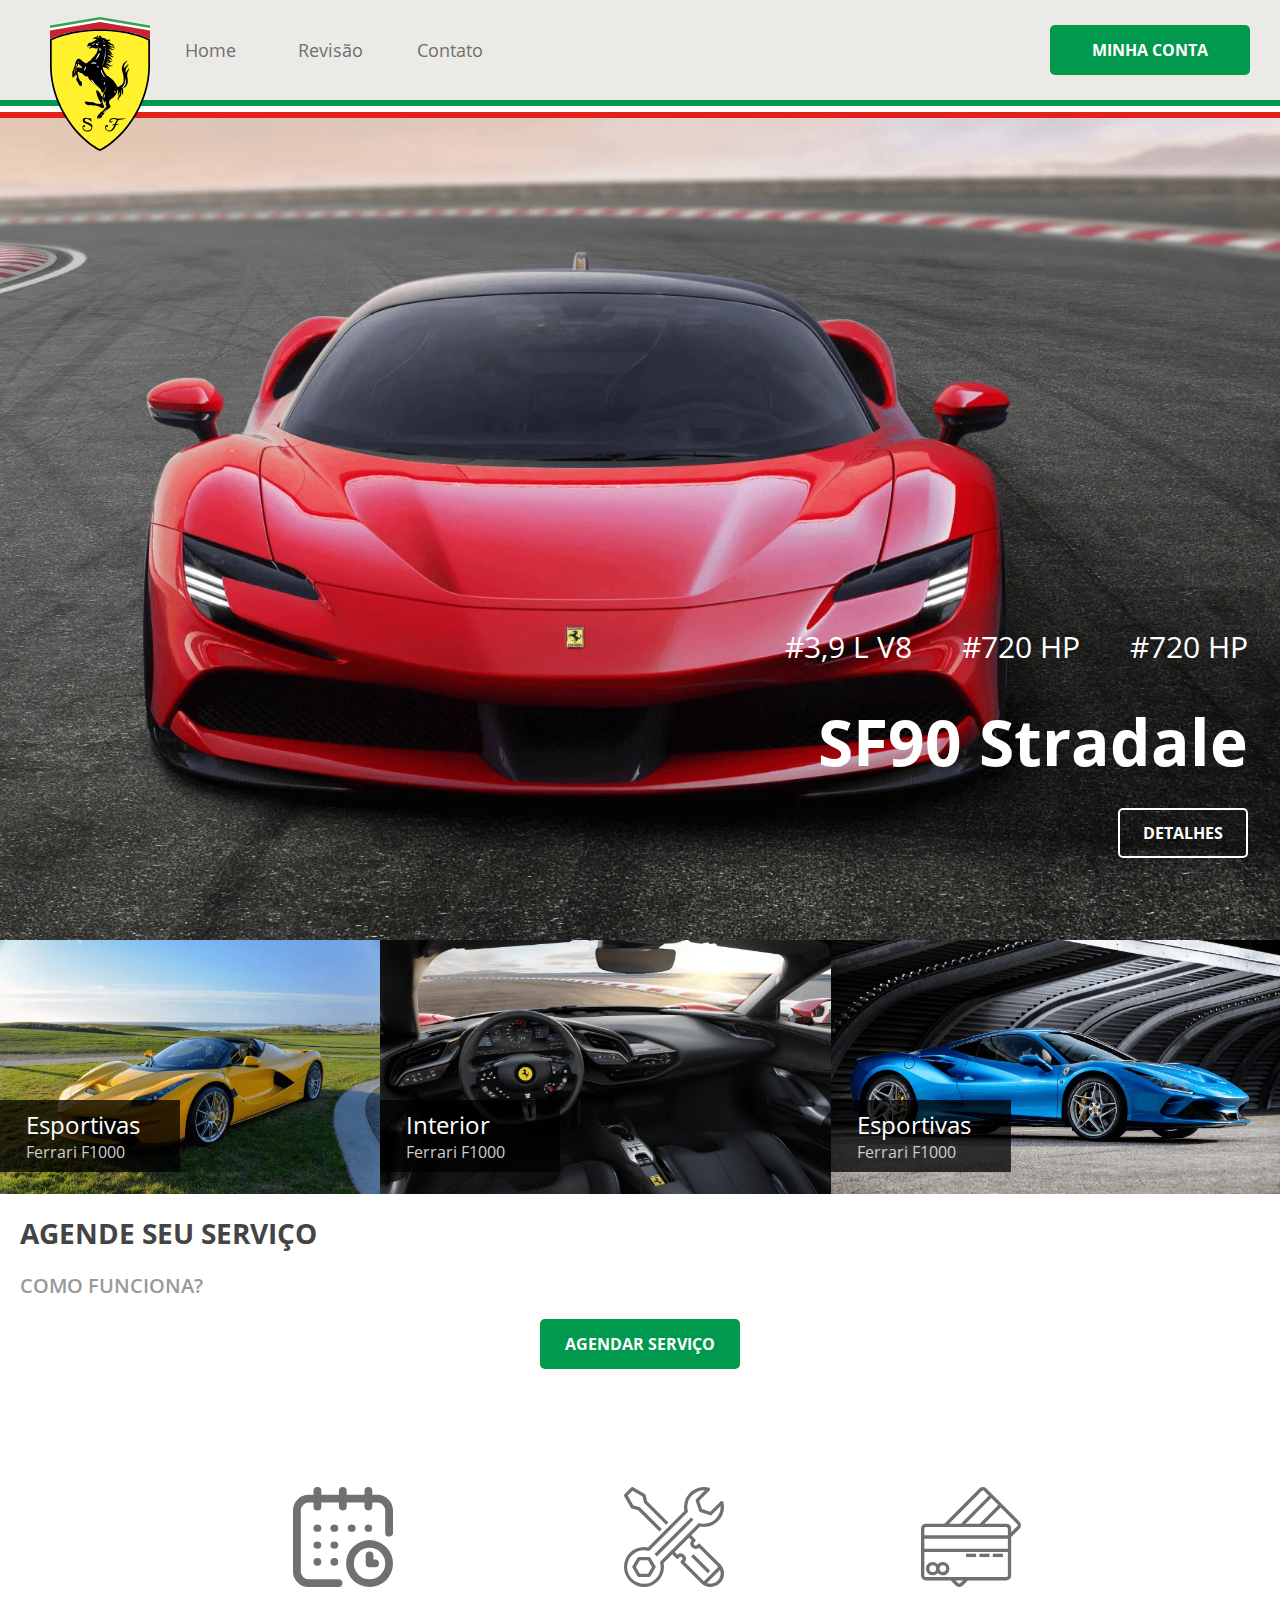
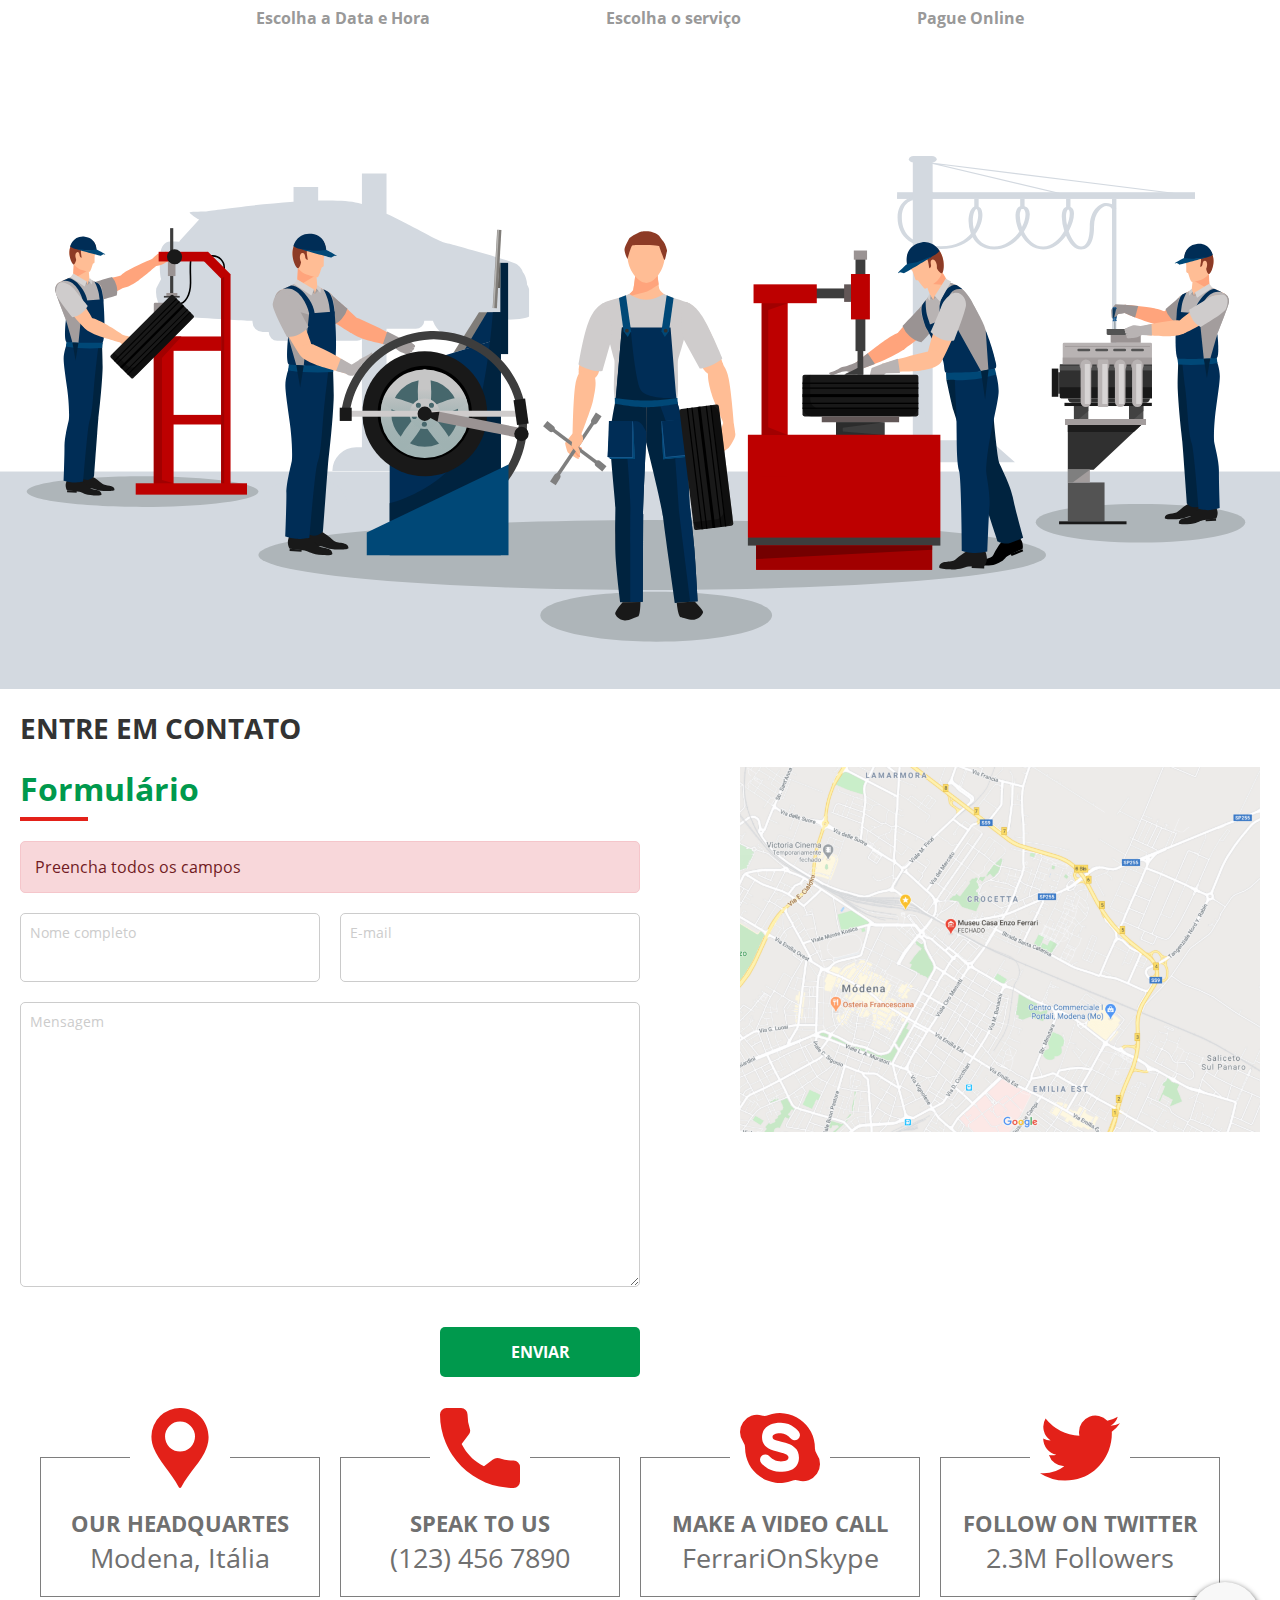
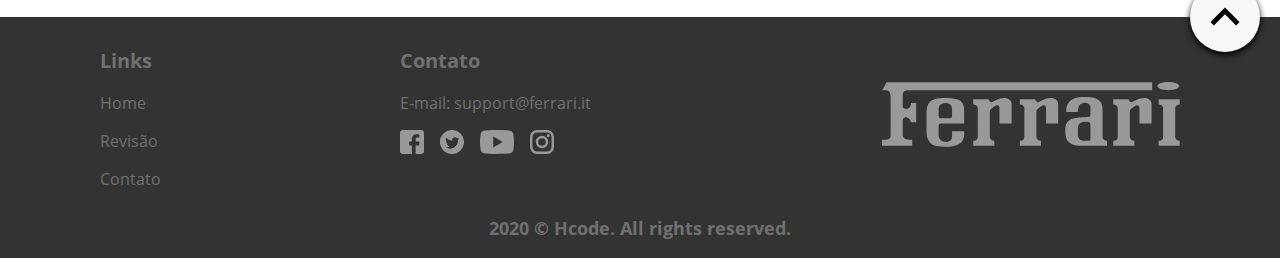
<file: index.html>
<!DOCTYPE html>
<html lang="pt-br">

<head>
  <meta charset="UTF-8" />
  <meta name="viewport" content="width=device-width, initial-scale=1.0" />
  <title>Ferrari - Hcode Lab</title>
  <link rel="apple-touch-icon" sizes="57x57" href="assets/images/apple-icon-57x57.png" />
  <link rel="apple-touch-icon" sizes="60x60" href="assets/images/apple-icon-60x60.png" />
  <link rel="apple-touch-icon" sizes="72x72" href="assets/images/apple-icon-72x72.png" />
  <link rel="apple-touch-icon" sizes="76x76" href="assets/images/apple-icon-76x76.png" />
  <link rel="apple-touch-icon" sizes="114x114" href="assets/images/apple-icon-114x114.png" />
  <link rel="apple-touch-icon" sizes="120x120" href="assets/images/apple-icon-120x120.png" />
  <link rel="apple-touch-icon" sizes="144x144" href="assets/images/apple-icon-144x144.png" />
  <link rel="apple-touch-icon" sizes="152x152" href="assets/images/apple-icon-152x152.png" />
  <link rel="apple-touch-icon" sizes="180x180" href="assets/images/apple-icon-180x180.png" />
  <link rel="icon" type="image/png" sizes="192x192" href="assets/images/android-icon-192x192.png" />
  <link rel="icon" type="image/png" sizes="32x32" href="assets/images/favicon-32x32.png" />
  <link rel="icon" type="image/png" sizes="96x96" href="assets/images/favicon-96x96.png" />
  <link rel="icon" type="image/png" sizes="16x16" href="assets/images/favicon-16x16.png" />
  <link rel="manifest" href="manifest.json" />
  <meta name="msapplication-TileColor" content="#E1DEDD" />
  <meta name="msapplication-TileImage" content="assets/images/ms-icon-144x144.png" />
  <meta name="theme-color" content="#E1DEDD" />
  <meta name="description" content="Conheça a Ferrari Auto Center" />
  <link rel="stylesheet" href="assets/css/main.css" type="text/css" />
</head>

<body>
  <header id="header">
    <div class="overlay"></div>
    <a href="index.html#home"><img src="assets/images/ferrari-logo.svg" class="logo" alt="Logo Ferrari" /></a>
    <button type="button" id="btn-open">
      <svg id="menu-black-18dp" xmlns="http://www.w3.org/2000/svg" width="32" height="32" viewBox="0 0 32 32">
        <path id="Caminho_215" data-name="Caminho 215" d="M0,0H32V32H0Z" fill="none" />
        <path id="Caminho_216" data-name="Caminho 216" d="M3,18H29V16H3Zm0-5H29V11H3ZM3,6V8H29V6Z"
          transform="translate(0 4)" />
      </svg>
    </button>
    <div class="menu">
      <nav>
        <button type="button" id="btn-close">
          <svg xmlns="http://www.w3.org/2000/svg" width="24" height="24" viewBox="0 0 24 24">
            <path d="M0,0H24V24H0Z" fill="none" />
            <path
              d="M19,6.41,17.59,5,12,10.59,6.41,5,5,6.41,10.59,12,5,17.59,6.41,19,12,13.41,17.59,19,19,17.59,13.41,12Z" />
          </svg>
        </button>
        <ul>
          <li><a href="index.html#home">Home</a></li>
          <li><a href="index.html#service">Revisão</a></li>
          <li><a href="index.html#contact">Contato</a></li>
          <li class="divider">
            <hr />
          </li>
          <li class="hide-guest">
            <a href="schedules.html">Agendamentos</a>
          </li>
          <li class="hide-guest"><a href="profile.html">Editar Dados</a></li>
          <li class="hide-guest">
            <a href="change-photo.html">Mudar Foto</a>
          </li>
          <li class="hide-guest">
            <a href="change-password.html">Alterar Senha</a>
          </li>
        </ul>
      </nav>
      <div class="footer">
        <hr />
        <div>
          <picture>
            <a href="profile.html"><img src="assets/images/user.png" alt="João Rangel" /></a>
          </picture>
          <div>
            <a href="profile.html">
              <strong>João Rangel</strong>
              <small>joaohcrangel@gmail.com</small>
            </a>
          </div>
          <button type="button">
            <svg xmlns="http://www.w3.org/2000/svg" width="24" height="24" viewBox="0 0 24 24">
              <path d="M0,0H24V24H0Z" fill="none" />
              <path
                d="M10.09,15.59,11.5,17l5-5-5-5L10.09,8.41,12.67,11H3v2h9.67ZM19,3H5A2,2,0,0,0,3,5V9H5V5H19V19H5V15H3v4a2,2,0,0,0,2,2H19a2.006,2.006,0,0,0,2-2V5A2.006,2.006,0,0,0,19,3Z"
                fill="#333" />
            </svg>
          </button>
        </div>
        <a href="auth.html" class="btn-register">Minha Conta</a>
      </div>
    </div>
    <hr class="italy" />
  </header>

  <main id="home">
    <header>
      <ul>
        <li>#3,9 L V8</li>
        <li>#720 HP</li>
        <li>#720 HP</li>
      </ul>
      <h1>SF90 Stradale</h1>
      <a>Detalhes</a>
    </header>

    <section class="gallery">
      <figure>
        <picture>
          <source srcset="assets/images/ferrari-amarela.webp" type="image/webp" />
          <img src="assets/images/ferrari-amarela.png" alt="Ferrari Amarela" />
        </picture>
        <figcaption>
          <h2>Esportivas</h2>
          <p>Ferrari F1000</p>
        </figcaption>
      </figure>
      <figure>
        <picture>
          <source srcset="assets/images/ferrari-interior.webp" type="image/webp" />
          <img src="assets/images/ferrari-interior.png" alt="Ferrari interior" />
        </picture>
        <figcaption>
          <h2>Interior</h2>
          <p>Ferrari F1000</p>
        </figcaption>
      </figure>
      <figure>
        <picture>
          <source srcset="assets/images/ferrari-azul.webp" type="image/webp" />
          <img src="assets/images/ferrari-azul.png" alt="Ferrari Azul" />
        </picture>
        <figcaption>
          <h2>Esportivas</h2>
          <p>Ferrari F1000</p>
        </figcaption>
      </figure>
    </section>

    <section class="services">
      <h2>Agende seu serviço</h2>
      <p>Como funciona?</p>
      <div class="services_wrapper">
        <ul>
          <li>
            <figure>
              <img src="/assets/images/calendar.svg" alt="Calendário" />
            </figure>
            <p>Escolha a Data e Hora</p>
          </li>
          <li>
            <figure>
              <img src="/assets/images/tools.svg" alt="Serviços" />
            </figure>
            <p>Escolha o serviço</p>
          </li>
          <li>
            <figure>
              <img src="/assets/images/payments.svg" alt="Pagamentos" />
            </figure>
            <p>Pague Online</p>
          </li>
        </ul>
        <a href="#">Agendar serviço</a>
      </div>
    </section>

    <section class="contact">
      <h2>Entre em contato</h2>
      <section>
        <form action="#" method="post">
          <header>
            <h3>Formulário</h3>
            <hr />
          </header>
          <div class="alert danger">
            Preencha todos os campos
          </div>
          <div class="fields">
            <div class="field">
              <input type="text" name="name" required="required" id="name" />
              <label for="name">Nome completo</label>
            </div>
            <div class="field">
              <input type="email" name="email" required="required" id="email" />
              <label for="email">E-mail</label>
            </div>
          </div>
          <div class="field">
            <textarea class="field" name="message" id="message" rows="10" cols="20"></textarea>
            <label for="message">Mensagem</label>
          </div>
          <div class="actions">
            <button type="submit">Enviar</button>
          </div>
        </form>
        <div id="map"></div>
      </section>
      <ul class="contacts">
        <li>
          <img src="/assets/images/icon-google-place.svg" alt="Lugares">
          <p class="title">Our headquartes</p>
          <p>Modena, Itália</p>
        </li>
        <li>
          <img src="/assets/images/icon-phone.svg" alt="Telefone">
          <p class="title">Speak to us</p>
          <p>(123) 456 7890</p>
        </li>
        <li>
          <img src="/assets/images/icon-skype.svg" alt="Skype">
          <p class="title">Make a video call</p>
          <p>FerrariOnSkype</p>
        </li>
        <li>
          <img src="/assets/images/icon-twitter.svg" alt="Twitter">
          <p class="title">Follow on twitter</p>
          <p>2.3M Followers</p>
        </li>
      </ul>
    </section>
  </main>

  <footer id="footer">
    <button type="button">
      <svg xmlns="http://www.w3.org/2000/svg" width="64.317" height="64.317" viewBox="0 0 64.317 64.317">
        <path d="M0,0H64.317V64.317H0Z" fill="none" />
        <path d="M9.779,27.858l12.3-12.274,12.3,12.274,3.779-3.779L22.079,8,6,24.079Z"
          transform="translate(10.079 13.439)" />
      </svg>
    </button>
    <div class="columns">
      <div>
        <ul class="links">
          <li class="title">Links</li>
          <li><a href="#">Home</a></li>
          <li><a href="#">Revisão</a></li>
          <li><a href="#">Contato</a></li>
        </ul>
        <ul>
          <li class="title">Contato</li>
          <li>
            E-mail:&nbsp;<a href="mailto:support@ferrari.it">support@ferrari.it</a>
          </li>
          <li class="social">
            <a href="#"><img src="assets/images/facebook.svg" alt="Facebook" /></a>
            <a href="#"><img src="assets/images/twitter.svg" alt="Twitter" /></a>
            <a href="#"><img src="assets/images/youtube.svg" alt="Youtube" /></a>
            <a href="#"><img src="assets/images/instagram.svg" alt="Instagram" /></a>
          </li>
        </ul>
      </div>
      <a href="#" class="logo">
        <svg xmlns="http://www.w3.org/2000/svg" width="297.709" height="64.725" viewBox="0 0 297.709 64.725">
          <defs>
            <style>
              .a {
                opacity: 0.5;
              }

              .b {
                fill: #fff;
                fill-rule: evenodd;
              }
            </style>
          </defs>
          <g class="a" transform="translate(-2.792 -76.071)">
            <path class="b"
              d="M2.792,139.8V133.59H6.244c1.725,0,5.178-.345,5.178-4.487V91.825c0-2.244-.173-7.594-4.487-7.594H2.965l4.487-7.939h265.5v7.939H28.681c-2.244,0-5.178.517-5.178,5v11.736c.519,1.38,2.589,1.9,3.625,1.9S31.787,102.7,31.787,97h5.178v19.158H31.787c0-1.727-1.906-4.618-4.486-4.833-2.072-.172-3.8.517-3.8,3.28v14.5c0,1.555,1.9,4.487,6.386,4.487H33V139.8H2.792Z"
              transform="translate(0 0.131)" />
            <path class="b"
              d="M139.469,93.335c0,1.381,1.725,2.761,2.759,3.106,1.209-.862,7.6-4.486,12.6-4.486s7.592,2.587,7.592,6.558V117.5H150.339V102.829c0-1.9-.516-3.28-2.244-3.452s-6.212,3.452-7.419,5.178v26.232c0,2.417,2.416,4.142,4.487,4.142v5.006H124.109v-5.178c2.07,0,4.314-.691,4.487-3.8v-29.17c0-.862-1.381-3.28-4.487-3.28V93.335Zm144.487,0H262.9v5.178c3.1,0,4.484,2.416,4.484,3.28v29.167c-.17,3.106-2.416,3.8-4.484,3.8v5.178h21.053v-5.006c-2.07,0-4.487-1.725-4.487-4.142v-28.65c0-2.07,2.244-3.623,4.487-3.623Zm-191.085,0c0,1.381,1.725,2.761,2.761,3.106,1.208-.862,7.594-4.486,12.6-4.486s7.594,2.587,7.594,6.558V117.5H103.744V102.829c0-1.9-.519-3.28-2.244-3.452s-6.214,3.452-7.422,5.178v26.232c0,2.417,2.417,4.142,4.487,4.142v5.006H77.512v-5.178c2.07,0,4.314-.691,4.487-3.8v-29.17c0-.862-1.381-3.28-4.487-3.28V93.335Zm140,0c0,1.381,1.728,2.761,2.762,3.106,1.209-.862,7.592-4.486,12.6-4.486s7.592,2.587,7.592,6.558V117.5H243.743V102.829c0-1.9-.519-3.28-2.244-3.452s-6.212,3.452-7.422,5.178v26.232c0,2.417,2.416,4.142,4.487,4.142v5.006H217.509v-5.178c2.073,0,4.317-.691,4.487-3.8v-29.17c0-.862-1.38-3.28-4.487-3.28V93.335ZM68.4,125.436H56.317V130.1c0,1.9-.345,5.869-6.041,5.869s-7.42-3.8-7.42-6.559v-9.837a2.06,2.06,0,0,1,1.9-2.072H68.4V104.9c0-5.7-1.208-7.422-3.625-9.837S53.9,91.955,50.1,91.955c-9.664,0-12.772,1.38-15.533,3.623s-3.8,6.9-3.8,10.355v19.5c0,5.176,1.036,8.8,4.314,12.081s13.289,3.28,15.361,3.28,8.973.172,13.979-3.451S68.4,125.436,68.4,125.436Zm-25.542-21.4c0-2.761.862-6.9,6.9-6.9s6.558,4.487,6.558,6.9v6.212a2.1,2.1,0,0,1-2.07,2.07h-9.32a2.072,2.072,0,0,1-2.07-1.9v-6.386Zm163.955,26.75V104.9c0-3.97-.173-8.111-4.317-11.045s-10.872-2.761-13.461-2.761-11.217,0-15.189,4.487-3.28,8.8-3.28,10.526h11.306s.773-5.867,2.328-7.42,5.7-3.28,8.889-.519a4.772,4.772,0,0,1,1.637,3.8v7.42a1.835,1.835,0,0,1-1.552,1.727s-15.708.345-18.467,2.417-5.178,3.451-5.178,11.045,1.9,10.526,4.144,12.081,3.28,3.28,13.461,3.28H211.3v-5.006c-2.069,0-4.484-1.725-4.484-4.142Zm-12.083,2.934a1.391,1.391,0,0,1-1.206,1.034h-5.955c-4.23,0-5.436-3.623-5.436-5.869v-6.645c0-6.47,6.73-6.3,9.4-6.3s3.192,2.242,3.192,3.709V133.72Zm77.908-49.445c6.042,0,10.937-1.836,10.937-4.1s-4.895-4.1-10.937-4.1-10.94,1.836-10.94,4.1S266.6,84.276,272.637,84.276Z"
              transform="translate(16.545 0)" />
          </g>
        </svg>
      </a>
    </div>
    <p>2020 © Hcode. All rights reserved.</p>
  </footer>
</body>

</html>
</file>
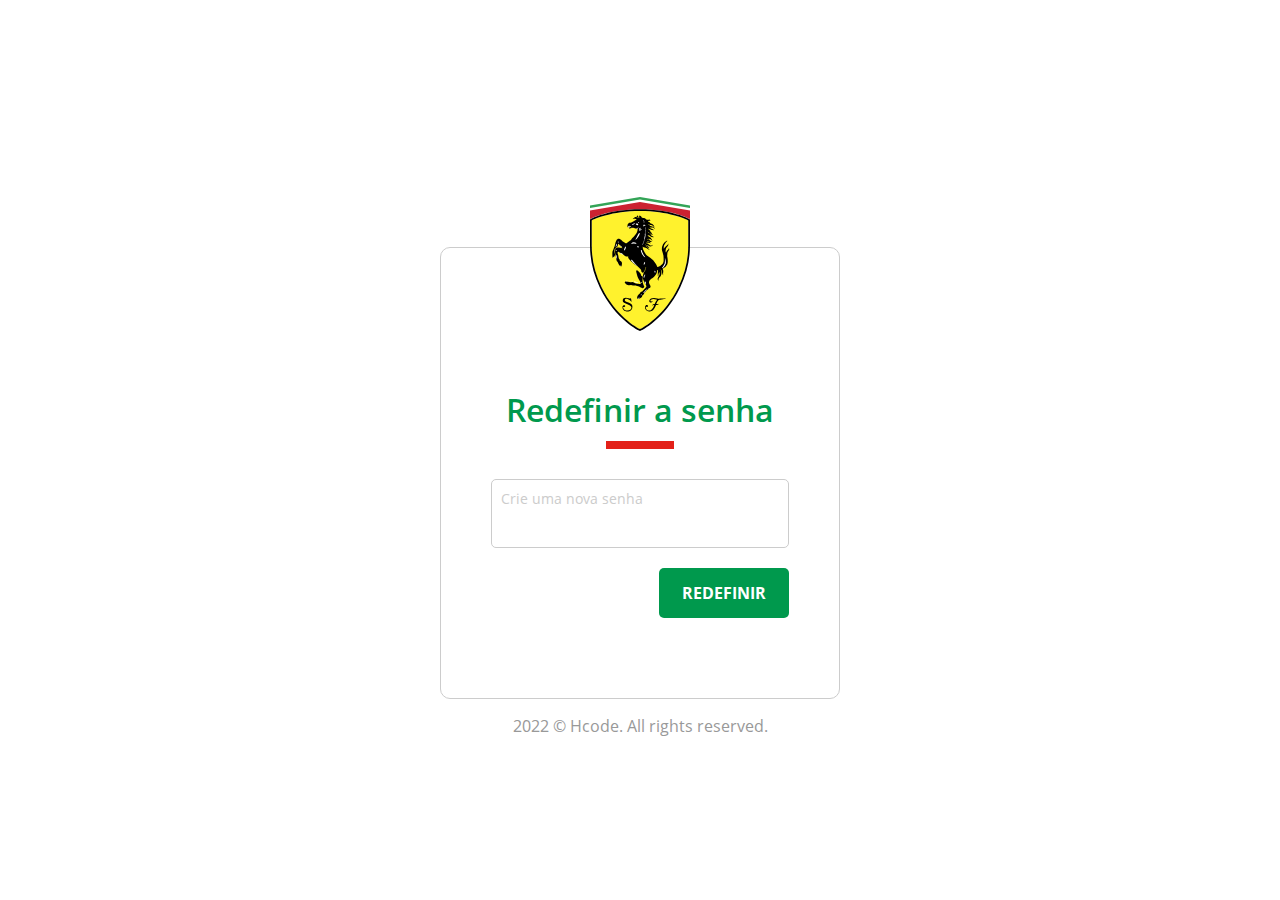
<file: auth.html>
<!DOCTYPE html>
<html lang="pt-br">

<head>
    <meta charset="UTF-8" />
    <meta name="viewport" content="width=device-width, initial-scale=1.0" />
    <title>Ferrari - Hcode Lab</title>
    <link rel="apple-touch-icon" sizes="57x57" href="assets/images/apple-icon-57x57.png" />
    <link rel="apple-touch-icon" sizes="60x60" href="assets/images/apple-icon-60x60.png" />
    <link rel="apple-touch-icon" sizes="72x72" href="assets/images/apple-icon-72x72.png" />
    <link rel="apple-touch-icon" sizes="76x76" href="assets/images/apple-icon-76x76.png" />
    <link rel="apple-touch-icon" sizes="114x114" href="assets/images/apple-icon-114x114.png" />
    <link rel="apple-touch-icon" sizes="120x120" href="assets/images/apple-icon-120x120.png" />
    <link rel="apple-touch-icon" sizes="144x144" href="assets/images/apple-icon-144x144.png" />
    <link rel="apple-touch-icon" sizes="152x152" href="assets/images/apple-icon-152x152.png" />
    <link rel="apple-touch-icon" sizes="180x180" href="assets/images/apple-icon-180x180.png" />
    <link rel="icon" type="image/png" sizes="192x192" href="assets/images/android-icon-192x192.png" />
    <link rel="icon" type="image/png" sizes="32x32" href="assets/images/favicon-32x32.png" />
    <link rel="icon" type="image/png" sizes="96x96" href="assets/images/favicon-96x96.png" />
    <link rel="icon" type="image/png" sizes="16x16" href="assets/images/favicon-16x16.png" />
    <link rel="manifest" href="manifest.json" />
    <meta name="msapplication-TileColor" content="#E1DEDD" />
    <meta name="msapplication-TileImage" content="assets/images/ms-icon-144x144.png" />
    <meta name="theme-color" content="#E1DEDD" />
    <meta name="description" content="Conheça a Ferrari Auto Center" />
    <link rel="stylesheet" href="assets/css/main.css" type="text/css" />
</head>

<body>

    <main id="auth">
        <section>

            <a href="index.html">
                <img src="assets/images/ferrari-logo.svg" alt="Logo da Ferrari" />
            </a>

            <form id="auth-email" class="hide">

                <h1>Autenticação</h1>

                <hr />

                <div class="field">
                    <input type="email" name="email" id="email" />
                    <label for="email">Digite seu Usuário</label>
                </div>

                <div class="actions">
                    <a href="register.html" class="link">Criar uma Conta</a>
                    <button type="submit">Próxima</button>
                </div>

            </form>

            <form id="register" class="hide">

                <h1>Criar conta</h1>

                <hr />

                <div class="field">
                    <input type="email" name="email" id="email-register" />
                    <label for="email-register">E-mail</label>
                </div>

                <div class="field">
                    <input type="text" name="name" id="name" />
                    <label for="name">Nome Completo</label>
                </div>

                <div class="field">
                    <input type="date" name="birth_at" id="birth_at" />
                    <label for="birth_at">Data de nascimento</label>
                </div>

                <div class="field">
                    <input type="password" name="password" id="password-new" />
                    <label for="password-new">Crie uma senha</label>
                </div>

                <div class="field">
                    <input type="password" name="password_confirm" id="password-confirm" />
                    <label for="password-confirm">Confirme sua senha</label>
                </div>

                <div class="actions">
                    <a href="register.html" class="link">Já tem uma conta?</a>
                    <button type="submit">Cadastrar</button>
                </div>

            </form>

            <form id="login" class="hide">

                <h1>Criar conta</h1>

                <hr />

                <div class="field">
                    <input type="email" name="email" id="email-login" />
                    <label for="email-login">E-mail</label>
                </div>

                <div class="field">
                    <input type="password" name="password" id="password" />
                    <label for="password">Digite sua senha</label>
                </div>

                <div class="actions">
                    <div>
                        <a href="auth.html#forget" class="link">Esqueceu sua senha?</a>
                        <a href="auth.html" class="link">Este não é o seu email</a>
                    </div>
                    <button type="submit">Cadastrar</button>
                </div>

            </form>

            <form id="forget" class="hide">

                <h1>Esqueci a senha</h1>

                <hr />

                <div class="actions" style="display: none;">
                    <button type="submit">Enviar e-mail</button>
                </div>

                <div class="message">
                    <img src="/assets/images/check-circle.svg" alt="Ok" />
                    <span>Verifique as instruções no seu e-mail</span>
                </div>

            </form>

            <form id="reset">

                <h1>Redefinir a senha</h1>

                <hr />

                <div class="field">
                    <input type="password" name="password" id="password-reset" />
                    <label for="password-reset">Crie uma nova senha</label>
                </div>

                <div class="actions">
                    <button type="submit">Redefinir</button>
                </div>

            </form>

            <p>2022 © Hcode. All rights reserved.</p>

        </section>
    </main>

</body>

</html>
</file>
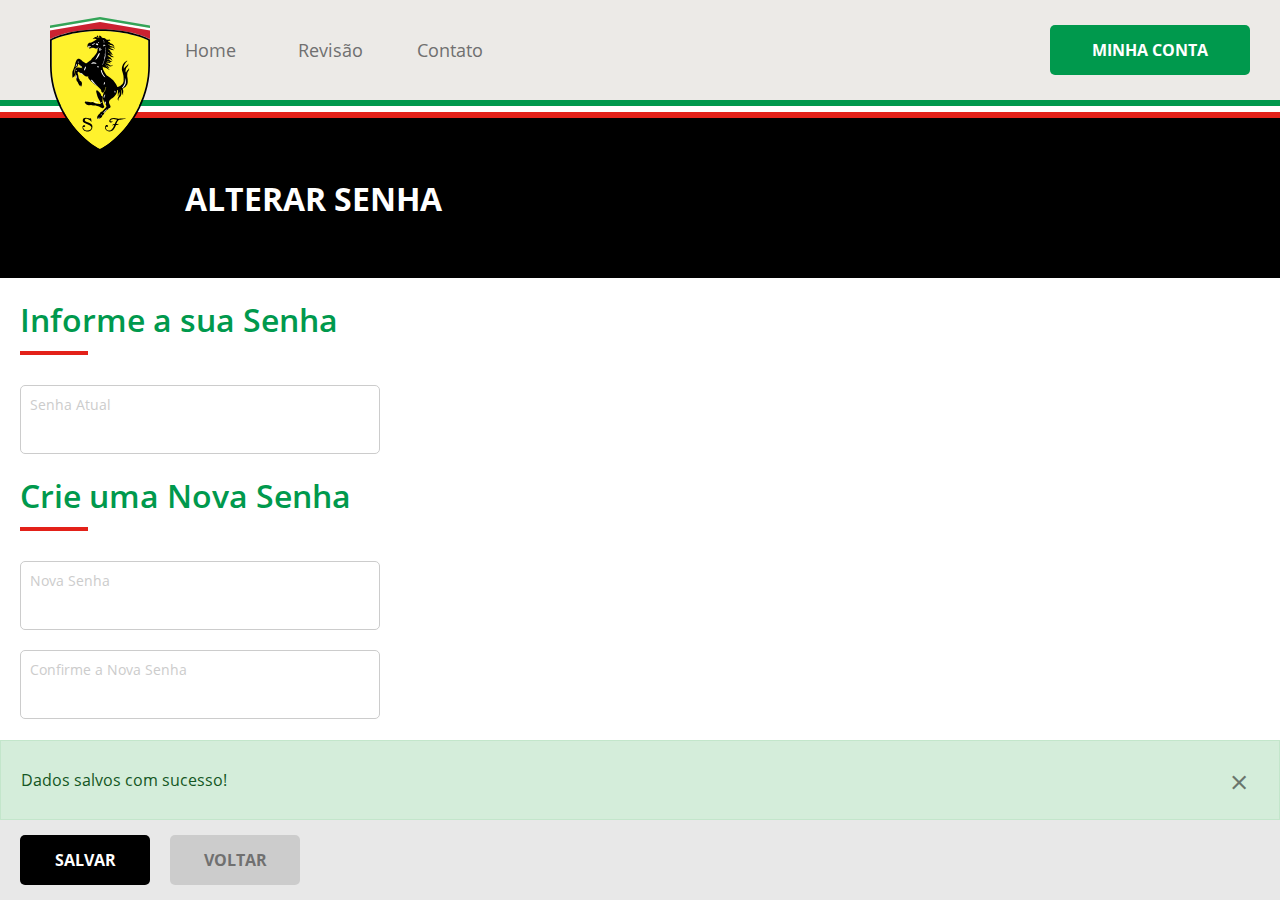
<file: change-password.html>
<!DOCTYPE html>
<html lang="pt-br">

<head>
    <meta charset="UTF-8" />
    <meta name="viewport" content="width=device-width, initial-scale=1.0" />
    <title>Ferrari - Hcode Lab</title>
    <link rel="apple-touch-icon" sizes="57x57" href="assets/images/apple-icon-57x57.png" />
    <link rel="apple-touch-icon" sizes="60x60" href="assets/images/apple-icon-60x60.png" />
    <link rel="apple-touch-icon" sizes="72x72" href="assets/images/apple-icon-72x72.png" />
    <link rel="apple-touch-icon" sizes="76x76" href="assets/images/apple-icon-76x76.png" />
    <link rel="apple-touch-icon" sizes="114x114" href="assets/images/apple-icon-114x114.png" />
    <link rel="apple-touch-icon" sizes="120x120" href="assets/images/apple-icon-120x120.png" />
    <link rel="apple-touch-icon" sizes="144x144" href="assets/images/apple-icon-144x144.png" />
    <link rel="apple-touch-icon" sizes="152x152" href="assets/images/apple-icon-152x152.png" />
    <link rel="apple-touch-icon" sizes="180x180" href="assets/images/apple-icon-180x180.png" />
    <link rel="icon" type="image/png" sizes="192x192" href="assets/images/android-icon-192x192.png" />
    <link rel="icon" type="image/png" sizes="32x32" href="assets/images/favicon-32x32.png" />
    <link rel="icon" type="image/png" sizes="96x96" href="assets/images/favicon-96x96.png" />
    <link rel="icon" type="image/png" sizes="16x16" href="assets/images/favicon-16x16.png" />
    <link rel="manifest" href="manifest.json" />
    <meta name="msapplication-TileColor" content="#E1DEDD" />
    <meta name="msapplication-TileImage" content="assets/images/ms-icon-144x144.png" />
    <meta name="theme-color" content="#E1DEDD" />
    <meta name="description" content="Conheça a Ferrari Auto Center" />
    <link rel="stylesheet" href="assets/css/main.css" type="text/css" />
</head>

<body>

    <header id="header">

        <div class="overlay"></div>
        <a href="index.html#home"><img src="assets/images/ferrari-logo.svg" class="logo" alt="Logo Ferrari" /></a>
        <button type="button" id="btn-open">
            <svg id="menu-black-18dp" xmlns="http://www.w3.org/2000/svg" width="32" height="32" viewBox="0 0 32 32">
                <path id="Caminho_215" data-name="Caminho 215" d="M0,0H32V32H0Z" fill="none" />
                <path id="Caminho_216" data-name="Caminho 216" d="M3,18H29V16H3Zm0-5H29V11H3ZM3,6V8H29V6Z"
                    transform="translate(0 4)" />
            </svg>
        </button>
        <div class="menu">
            <nav>
                <button type="button" id="btn-close">
                    <svg xmlns="http://www.w3.org/2000/svg" width="24" height="24" viewBox="0 0 24 24">
                        <path d="M0,0H24V24H0Z" fill="none" />
                        <path
                            d="M19,6.41,17.59,5,12,10.59,6.41,5,5,6.41,10.59,12,5,17.59,6.41,19,12,13.41,17.59,19,19,17.59,13.41,12Z" />
                    </svg>
                </button>
                <ul>
                    <li><a href="index.html#home">Home</a></li>
                    <li><a href="index.html#service">Revisão</a></li>
                    <li><a href="index.html#contact">Contato</a></li>
                    <li class="divider">
                        <hr />
                    </li>
                    <li class="hide-guest"><a href="schedules.html">Agendamentos</a></li>
                    <li class="hide-guest"><a href="profile.html">Editar Dados</a></li>
                    <li class="hide-guest"><a href="change-photo.html">Mudar Foto</a></li>
                    <li class="hide-guest"><a href="change-password.html">Alterar Senha</a></li>
                </ul>
            </nav>
            <div class="footer">
                <hr />
                <div>
                    <picture>
                        <a href="profile.html"><img src="assets/images/user.png" alt="João Rangel" /></a>
                    </picture>
                    <div>
                        <a href="profile.html">
                            <strong>João Rangel</strong>
                            <small>joaohcrangel@gmail.com</small>
                        </a>
                    </div>
                    <button type="button">
                        <svg xmlns="http://www.w3.org/2000/svg" width="24" height="24" viewBox="0 0 24 24">
                            <path d="M0,0H24V24H0Z" fill="none" />
                            <path
                                d="M10.09,15.59,11.5,17l5-5-5-5L10.09,8.41,12.67,11H3v2h9.67ZM19,3H5A2,2,0,0,0,3,5V9H5V5H19V19H5V15H3v4a2,2,0,0,0,2,2H19a2.006,2.006,0,0,0,2-2V5A2.006,2.006,0,0,0,19,3Z"
                                fill="#333" />
                        </svg>
                    </button>
                </div>
                <a href="auth.html" class="btn-register">Minha Conta</a>
            </div>
        </div>
        <hr class="italy" />
    </header>

    <section class="page" id="change-password">

        <header>
            <h1>Alterar senha</h1>
        </header>

        <main>

            <header class="page-title">
                <h2>Informe a sua Senha</h2>
                <hr />
            </header>

            <form>

                <div class="field">
                    <input type="password" name="password" id="password" />
                    <label for="password">Senha Atual</label>
                </div>

                <header class="page-title">
                    <h2>Crie uma Nova Senha</h2>
                    <hr />
                </header>

                <div class="field">
                    <input type="password" name="password_new" id="password_new" />
                    <label for="password_new">Nova Senha</label>
                </div>

                <div class="field">
                    <input type="password" name="password_confirm" id="password_confirm" />
                    <label for="password_confirm">Confirme a Nova Senha</label>
                </div>

                <footer class="fixed">
                    <button class="submit">Salvar</button>
                </footer>

                <div class="toast success open">
                    Dados salvos com sucesso!
                    <button type="button" class="close">
                        <span>&times;</span>
                    </button>
                </div>

                <footer class="fixed">

                    <a href="index.html">Voltar</a>
                    <button type="submit">Salvar</button>

                </footer>
            </form>

        </main>

    </section>

</body>

</html>
</file>
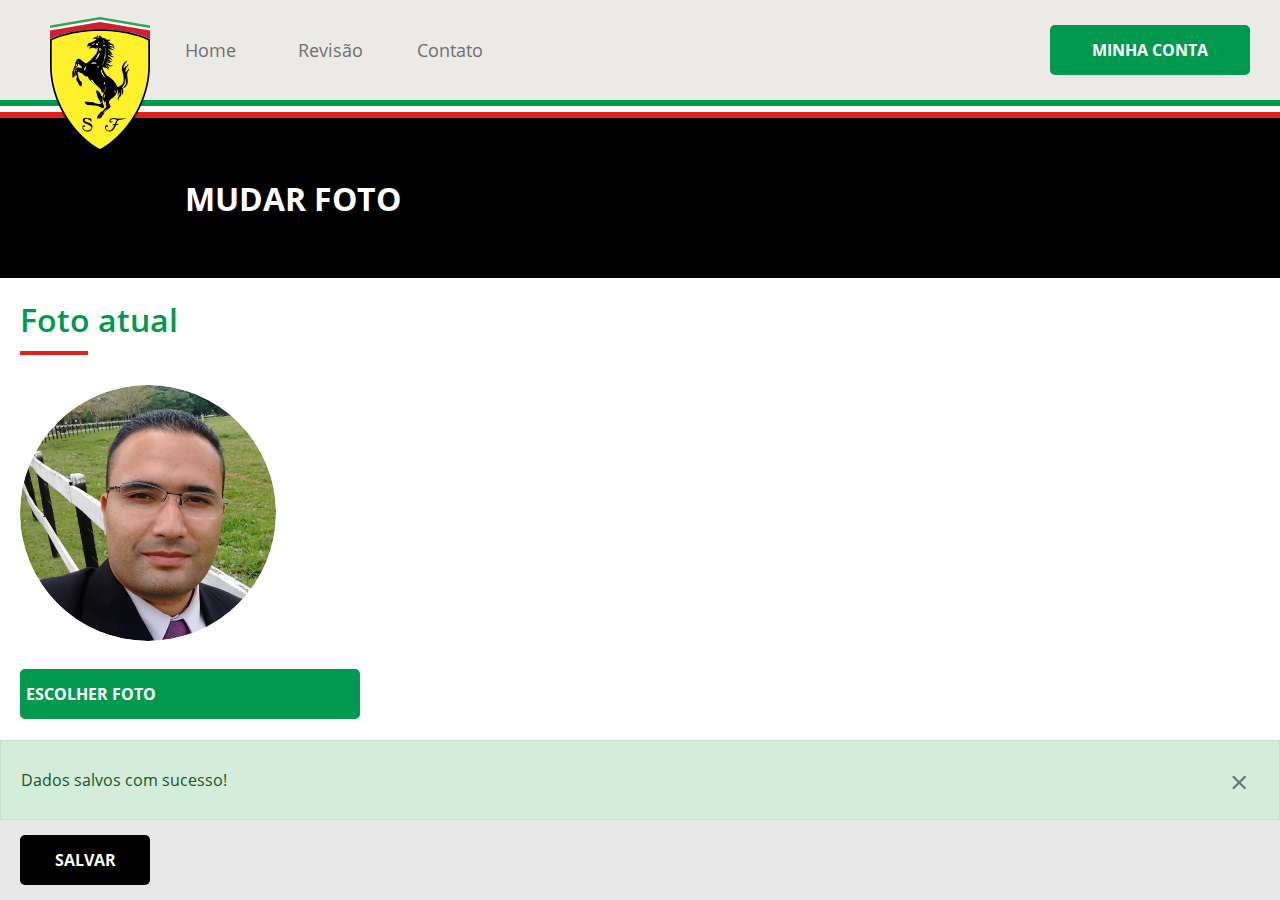
<file: change-photo.html>
<!DOCTYPE html>
<html lang="pt-br">

<head>
    <meta charset="UTF-8" />
    <meta name="viewport" content="width=device-width, initial-scale=1.0" />
    <title>Ferrari - Hcode Lab</title>
    <link rel="apple-touch-icon" sizes="57x57" href="assets/images/apple-icon-57x57.png" />
    <link rel="apple-touch-icon" sizes="60x60" href="assets/images/apple-icon-60x60.png" />
    <link rel="apple-touch-icon" sizes="72x72" href="assets/images/apple-icon-72x72.png" />
    <link rel="apple-touch-icon" sizes="76x76" href="assets/images/apple-icon-76x76.png" />
    <link rel="apple-touch-icon" sizes="114x114" href="assets/images/apple-icon-114x114.png" />
    <link rel="apple-touch-icon" sizes="120x120" href="assets/images/apple-icon-120x120.png" />
    <link rel="apple-touch-icon" sizes="144x144" href="assets/images/apple-icon-144x144.png" />
    <link rel="apple-touch-icon" sizes="152x152" href="assets/images/apple-icon-152x152.png" />
    <link rel="apple-touch-icon" sizes="180x180" href="assets/images/apple-icon-180x180.png" />
    <link rel="icon" type="image/png" sizes="192x192" href="assets/images/android-icon-192x192.png" />
    <link rel="icon" type="image/png" sizes="32x32" href="assets/images/favicon-32x32.png" />
    <link rel="icon" type="image/png" sizes="96x96" href="assets/images/favicon-96x96.png" />
    <link rel="icon" type="image/png" sizes="16x16" href="assets/images/favicon-16x16.png" />
    <link rel="manifest" href="manifest.json" />
    <meta name="msapplication-TileColor" content="#E1DEDD" />
    <meta name="msapplication-TileImage" content="assets/images/ms-icon-144x144.png" />
    <meta name="theme-color" content="#E1DEDD" />
    <meta name="description" content="Conheça a Ferrari Auto Center" />
    <link rel="stylesheet" href="assets/css/main.css" type="text/css" />
</head>

<body>

    <header id="header">

        <div class="overlay"></div>
        <a href="index.html#home"><img src="assets/images/ferrari-logo.svg" class="logo" alt="Logo Ferrari" /></a>
        <button type="button" id="btn-open">
            <svg id="menu-black-18dp" xmlns="http://www.w3.org/2000/svg" width="32" height="32" viewBox="0 0 32 32">
                <path id="Caminho_215" data-name="Caminho 215" d="M0,0H32V32H0Z" fill="none" />
                <path id="Caminho_216" data-name="Caminho 216" d="M3,18H29V16H3Zm0-5H29V11H3ZM3,6V8H29V6Z"
                    transform="translate(0 4)" />
            </svg>
        </button>
        <div class="menu">
            <nav>
                <button type="button" id="btn-close">
                    <svg xmlns="http://www.w3.org/2000/svg" width="24" height="24" viewBox="0 0 24 24">
                        <path d="M0,0H24V24H0Z" fill="none" />
                        <path
                            d="M19,6.41,17.59,5,12,10.59,6.41,5,5,6.41,10.59,12,5,17.59,6.41,19,12,13.41,17.59,19,19,17.59,13.41,12Z" />
                    </svg>
                </button>
                <ul>
                    <li><a href="index.html#home">Home</a></li>
                    <li><a href="index.html#service">Revisão</a></li>
                    <li><a href="index.html#contact">Contato</a></li>
                    <li class="divider">
                        <hr />
                    </li>
                    <li class="hide-guest"><a href="schedules.html">Agendamentos</a></li>
                    <li class="hide-guest"><a href="profile.html">Editar Dados</a></li>
                    <li class="hide-guest"><a href="change-photo.html">Mudar Foto</a></li>
                    <li class="hide-guest"><a href="change-password.html">Alterar Senha</a></li>
                </ul>
            </nav>
            <div class="footer">
                <hr />
                <div>
                    <picture>
                        <a href="profile.html"><img src="assets/images/user.png" alt="João Rangel" /></a>
                    </picture>
                    <div>
                        <a href="profile.html">
                            <strong>João Rangel</strong>
                            <small>joaohcrangel@gmail.com</small>
                        </a>
                    </div>
                    <button type="button">
                        <svg xmlns="http://www.w3.org/2000/svg" width="24" height="24" viewBox="0 0 24 24">
                            <path d="M0,0H24V24H0Z" fill="none" />
                            <path
                                d="M10.09,15.59,11.5,17l5-5-5-5L10.09,8.41,12.67,11H3v2h9.67ZM19,3H5A2,2,0,0,0,3,5V9H5V5H19V19H5V15H3v4a2,2,0,0,0,2,2H19a2.006,2.006,0,0,0,2-2V5A2.006,2.006,0,0,0,19,3Z"
                                fill="#333" />
                        </svg>
                    </button>
                </div>
                <a href="auth.html" class="btn-register">Minha Conta</a>
            </div>
        </div>
        <hr class="italy" />
    </header>

    <section class="page" id="change-photo">

        <header>
            <h1>Mudar foto</h1>
        </header>

        <main>

            <header class="page-title">
                <h2>Foto atual</h2>
                <hr />
            </header>

            <form>

                <img src="/assets/images/user@4x.png" id="photo-preview" alt="Usuário" />

                <input type="file" name="photo" id="file" />

                <input type="hidden" name="x" />
                <input type="hidden" name="y" />
                <input type="hidden" name="width" />
                <input type="hidden" name="height" />

                <button type="button" class="choose-photo">Escolher foto</button>

                <footer class="fixed">
                    <button class="submit">Salvar</button>
                </footer>

                <div class="toast success open">
                    Dados salvos com sucesso!
                    <button type="button" class="close">
                        <span>&times;</span>
                    </button>
                </div>

                <footer class="fixed">

                    <button type="submit">Salvar</button>

                </footer>
            </form>

        </main>

    </section>

</body>

</html>
</file>
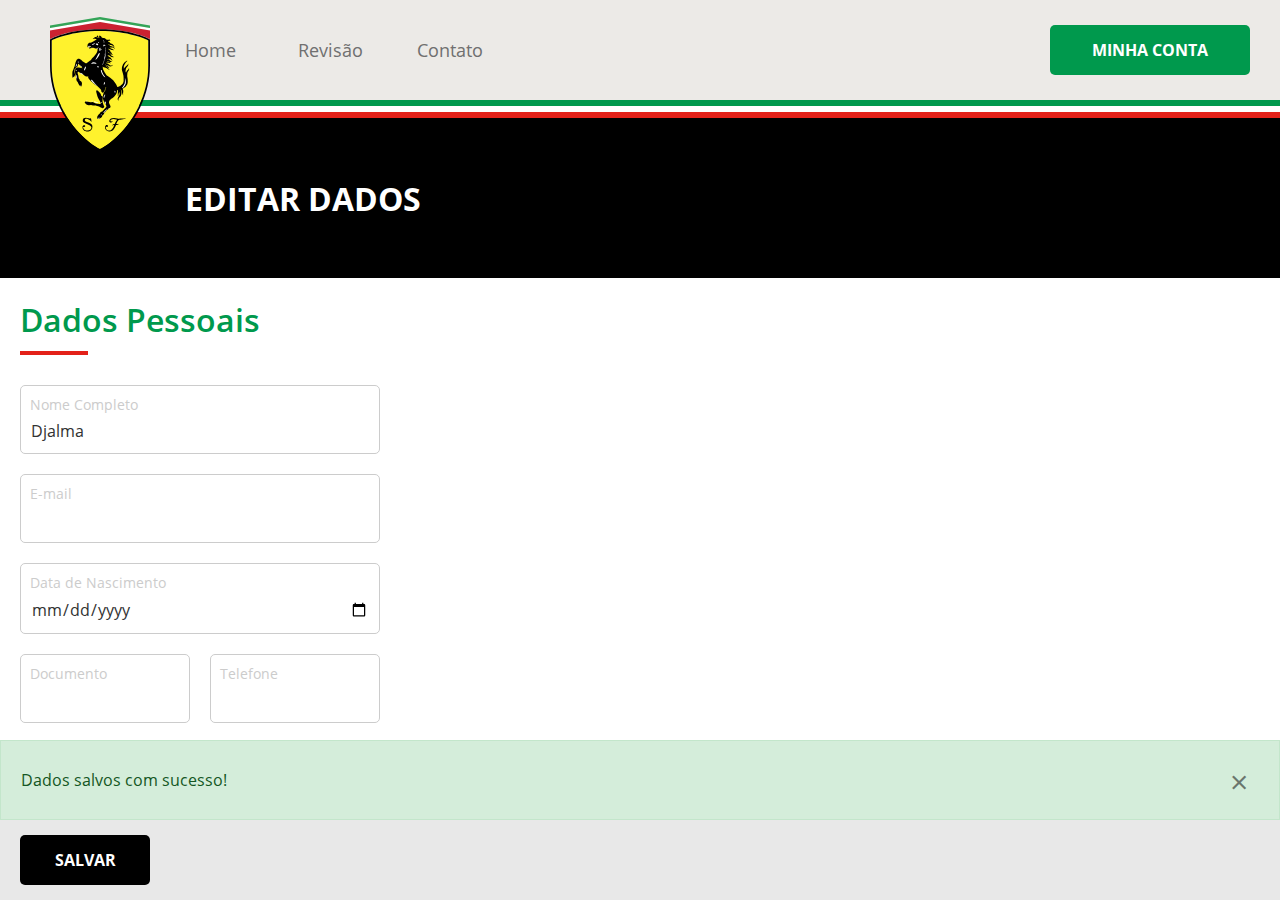
<file: profile.html>
<!DOCTYPE html>
<html lang="pt-br">
<head>
    <meta charset="UTF-8"/>
    <meta name="viewport" content="width=device-width, initial-scale=1.0"/>
    <title>Ferrari - Hcode Lab</title>
    <link rel="apple-touch-icon" sizes="57x57" href="assets/images/apple-icon-57x57.png"/>
    <link rel="apple-touch-icon" sizes="60x60" href="assets/images/apple-icon-60x60.png"/>
    <link rel="apple-touch-icon" sizes="72x72" href="assets/images/apple-icon-72x72.png"/>
    <link rel="apple-touch-icon" sizes="76x76" href="assets/images/apple-icon-76x76.png"/>
    <link rel="apple-touch-icon" sizes="114x114" href="assets/images/apple-icon-114x114.png"/>
    <link rel="apple-touch-icon" sizes="120x120" href="assets/images/apple-icon-120x120.png"/>
    <link rel="apple-touch-icon" sizes="144x144" href="assets/images/apple-icon-144x144.png"/>
    <link rel="apple-touch-icon" sizes="152x152" href="assets/images/apple-icon-152x152.png"/>
    <link rel="apple-touch-icon" sizes="180x180" href="assets/images/apple-icon-180x180.png"/>
    <link rel="icon" type="image/png" sizes="192x192"  href="assets/images/android-icon-192x192.png"/>
    <link rel="icon" type="image/png" sizes="32x32" href="assets/images/favicon-32x32.png"/>
    <link rel="icon" type="image/png" sizes="96x96" href="assets/images/favicon-96x96.png"/>
    <link rel="icon" type="image/png" sizes="16x16" href="assets/images/favicon-16x16.png"/>
    <link rel="manifest" href="manifest.json"/>
    <meta name="msapplication-TileColor" content="#E1DEDD"/>
    <meta name="msapplication-TileImage" content="assets/images/ms-icon-144x144.png"/>
    <meta name="theme-color" content="#E1DEDD"/>
    <meta name="description" content="Conheça a Ferrari Auto Center" />
    <link rel="stylesheet" href="assets/css/main.css" type="text/css" />
</head>
<body>
    
    <header id="header">

        <div class="overlay"></div>
        <a href="index.html#home"><img src="assets/images/ferrari-logo.svg" class="logo" alt="Logo Ferrari" /></a>
        <button type="button" id="btn-open">
            <svg id="menu-black-18dp" xmlns="http://www.w3.org/2000/svg" width="32" height="32" viewBox="0 0 32 32">
                <path id="Caminho_215" data-name="Caminho 215" d="M0,0H32V32H0Z" fill="none"/>
                <path id="Caminho_216" data-name="Caminho 216" d="M3,18H29V16H3Zm0-5H29V11H3ZM3,6V8H29V6Z" transform="translate(0 4)"/>
            </svg>
        </button>
        <div class="menu">
            <nav>
                <button type="button" id="btn-close">
                    <svg xmlns="http://www.w3.org/2000/svg" width="24" height="24" viewBox="0 0 24 24"><path d="M0,0H24V24H0Z" fill="none"/><path d="M19,6.41,17.59,5,12,10.59,6.41,5,5,6.41,10.59,12,5,17.59,6.41,19,12,13.41,17.59,19,19,17.59,13.41,12Z"/></svg>
                </button>
                <ul>
                    <li><a href="index.html#home">Home</a></li>
                    <li><a href="index.html#service">Revisão</a></li>
                    <li><a href="index.html#contact">Contato</a></li>
                    <li class="divider"><hr /></li>
                    <li class="hide-guest"><a href="schedules.html">Agendamentos</a></li>
                    <li class="hide-guest"><a href="profile.html">Editar Dados</a></li>
                    <li class="hide-guest"><a href="change-photo.html">Mudar Foto</a></li>
                    <li class="hide-guest"><a href="change-password.html">Alterar Senha</a></li>
                </ul>
            </nav>
            <div class="footer">
                <hr />
                <div>
                    <picture>
                        <a href="profile.html"><img src="assets/images/user.png" alt="João Rangel" /></a>
                    </picture>
                    <div>
                        <a href="profile.html">
                            <strong>João Rangel</strong>
                            <small>joaohcrangel@gmail.com</small>
                        </a>
                    </div>
                    <button type="button">
                        <svg xmlns="http://www.w3.org/2000/svg" width="24" height="24" viewBox="0 0 24 24"><path d="M0,0H24V24H0Z" fill="none"/><path d="M10.09,15.59,11.5,17l5-5-5-5L10.09,8.41,12.67,11H3v2h9.67ZM19,3H5A2,2,0,0,0,3,5V9H5V5H19V19H5V15H3v4a2,2,0,0,0,2,2H19a2.006,2.006,0,0,0,2-2V5A2.006,2.006,0,0,0,19,3Z" fill="#333"/></svg>
                    </button>
                </div>
                <a href="auth.html" class="btn-register">Minha Conta</a>
            </div>
        </div>
        <hr class="italy" />
    </header>

    <section class="page" id="profile">
        
        <header>
            <h1>Editar Dados</h1>
        </header>

        <main>

            <header class="page-title">
                <h2>Dados Pessoais</h2>
                <hr />
            </header>

            <form>

                <div class="field">
                    <input type="text" name="name" id="name" value="Djalma" />
                    <label for="name">Nome Completo</label>
                </div>

                <div class="field">
                    <input type="email" name="email" id="email" />
                    <label for="email">E-mail</label>
                </div>

                <div class="field">
                    <input type="date" name="birth_at" id="birth_at" />
                    <label for="birth_at">Data de Nascimento</label>
                </div>

                <div class="fields">

                    <div class="field">
                        <input type="text" name="document" id="document" />
                        <label for="document">Documento</label>
                    </div>

                    <div class="field">
                        <input type="tel" name="phone" id="phone" />
                        <label for="phone">Telefone</label>
                    </div>

                </div>

                <div class="toast success open">
                    Dados salvos com sucesso!
                    <button type="button" class="close">
                        <span>&times;</span>
                    </button>
                </div>
                
                <footer class="fixed">
    
                    <button type="submit">Salvar</button>
    
                </footer>
            </form>

        </main>        

    </section>

</body>
</html>
</file>
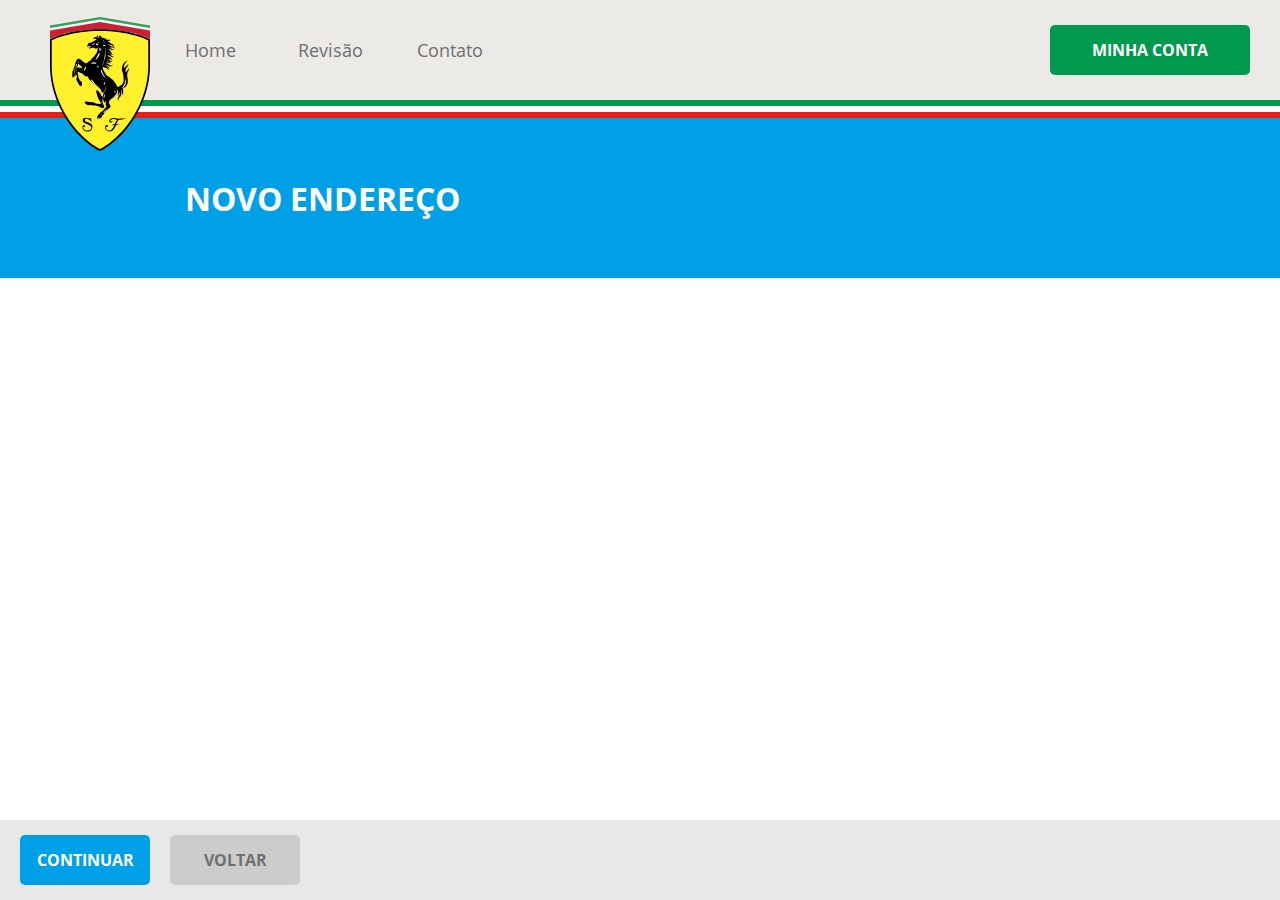
<file: schedules-address-create.html>
<!DOCTYPE html>
<html lang="pt-br">

<head>
    <meta charset="UTF-8" />
    <meta name="viewport" content="width=device-width, initial-scale=1.0" />
    <title>Ferrari - Hcode Lab</title>
    <link rel="apple-touch-icon" sizes="57x57" href="assets/images/apple-icon-57x57.png" />
    <link rel="apple-touch-icon" sizes="60x60" href="assets/images/apple-icon-60x60.png" />
    <link rel="apple-touch-icon" sizes="72x72" href="assets/images/apple-icon-72x72.png" />
    <link rel="apple-touch-icon" sizes="76x76" href="assets/images/apple-icon-76x76.png" />
    <link rel="apple-touch-icon" sizes="114x114" href="assets/images/apple-icon-114x114.png" />
    <link rel="apple-touch-icon" sizes="120x120" href="assets/images/apple-icon-120x120.png" />
    <link rel="apple-touch-icon" sizes="144x144" href="assets/images/apple-icon-144x144.png" />
    <link rel="apple-touch-icon" sizes="152x152" href="assets/images/apple-icon-152x152.png" />
    <link rel="apple-touch-icon" sizes="180x180" href="assets/images/apple-icon-180x180.png" />
    <link rel="icon" type="image/png" sizes="192x192" href="assets/images/android-icon-192x192.png" />
    <link rel="icon" type="image/png" sizes="32x32" href="assets/images/favicon-32x32.png" />
    <link rel="icon" type="image/png" sizes="96x96" href="assets/images/favicon-96x96.png" />
    <link rel="icon" type="image/png" sizes="16x16" href="assets/images/favicon-16x16.png" />
    <link rel="manifest" href="manifest.json" />
    <meta name="msapplication-TileColor" content="#E1DEDD" />
    <meta name="msapplication-TileImage" content="assets/images/ms-icon-144x144.png" />
    <meta name="theme-color" content="#E1DEDD" />
    <meta name="description" content="Conheça a Ferrari Auto Center" />
    <link rel="stylesheet" href="assets/css/main.css" type="text/css" />
</head>

<body>

    <header id="header">

        <div class="overlay"></div>
        <a href="index.html#home"><img src="assets/images/ferrari-logo.svg" class="logo" alt="Logo Ferrari" /></a>
        <button type="button" id="btn-open">
            <svg id="menu-black-18dp" xmlns="http://www.w3.org/2000/svg" width="32" height="32" viewBox="0 0 32 32">
                <path id="Caminho_215" data-name="Caminho 215" d="M0,0H32V32H0Z" fill="none" />
                <path id="Caminho_216" data-name="Caminho 216" d="M3,18H29V16H3Zm0-5H29V11H3ZM3,6V8H29V6Z"
                    transform="translate(0 4)" />
            </svg>
        </button>
        <div class="menu">
            <nav>
                <button type="button" id="btn-close">
                    <svg xmlns="http://www.w3.org/2000/svg" width="24" height="24" viewBox="0 0 24 24">
                        <path d="M0,0H24V24H0Z" fill="none" />
                        <path
                            d="M19,6.41,17.59,5,12,10.59,6.41,5,5,6.41,10.59,12,5,17.59,6.41,19,12,13.41,17.59,19,19,17.59,13.41,12Z" />
                    </svg>
                </button>
                <ul>
                    <li><a href="index.html#home">Home</a></li>
                    <li><a href="index.html#service">Revisão</a></li>
                    <li><a href="index.html#contact">Contato</a></li>
                    <li class="divider">
                        <hr />
                    </li>
                    <li class="hide-guest"><a href="schedules.html">Agendamentos</a></li>
                    <li class="hide-guest"><a href="profile.html">Editar Dados</a></li>
                    <li class="hide-guest"><a href="change-photo.html">Mudar Foto</a></li>
                    <li class="hide-guest"><a href="change-password.html">Alterar Senha</a></li>
                </ul>
            </nav>
            <div class="footer">
                <hr />
                <div>
                    <picture>
                        <a href="profile.html"><img src="assets/images/user.png" alt="João Rangel" /></a>
                    </picture>
                    <div>
                        <a href="profile.html">
                            <strong>João Rangel</strong>
                            <small>joaohcrangel@gmail.com</small>
                        </a>
                    </div>
                    <button type="button">
                        <svg xmlns="http://www.w3.org/2000/svg" width="24" height="24" viewBox="0 0 24 24">
                            <path d="M0,0H24V24H0Z" fill="none" />
                            <path
                                d="M10.09,15.59,11.5,17l5-5-5-5L10.09,8.41,12.67,11H3v2h9.67ZM19,3H5A2,2,0,0,0,3,5V9H5V5H19V19H5V15H3v4a2,2,0,0,0,2,2H19a2.006,2.006,0,0,0,2-2V5A2.006,2.006,0,0,0,19,3Z"
                                fill="#333" />
                        </svg>
                    </button>
                </div>
                <a href="auth.html" class="btn-register">Minha Conta</a>
            </div>
        </div>
        <hr class="italy" />
    </header>

    <section class="page blue" id="schedules-address-form">

        <header>
            <h1>Novo Endereço</h1>
        </header>

        <main>


            <form>

                <footer class="fixed">

                    <a href="index.html">Voltar</a>
                    <button type="submit">Continuar</button>

                </footer>
            </form>

        </main>

    </section>
</body>

</html>
</file>
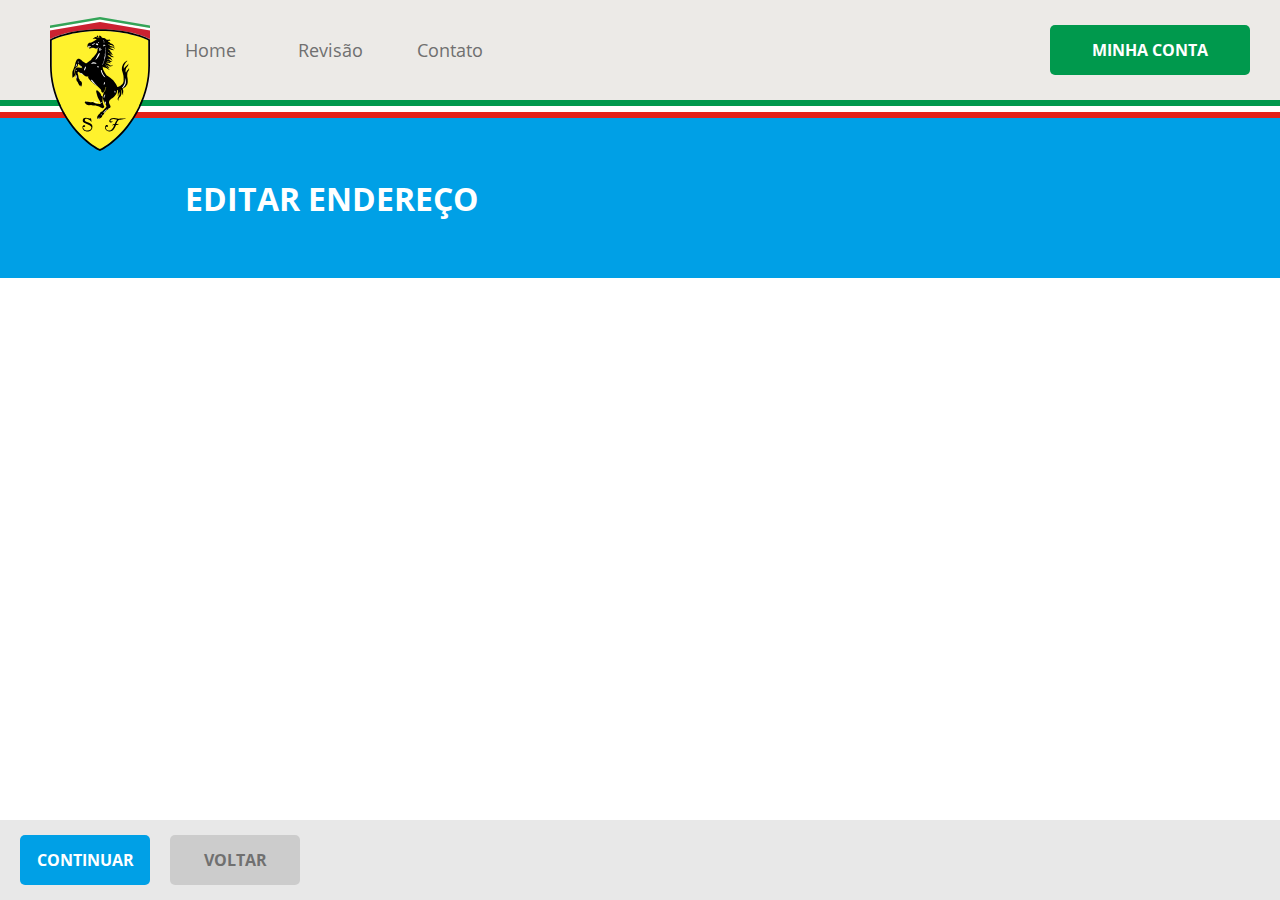
<file: schedules-address-update.html>
<!DOCTYPE html>
<html lang="pt-br">

<head>
    <meta charset="UTF-8" />
    <meta name="viewport" content="width=device-width, initial-scale=1.0" />
    <title>Ferrari - Hcode Lab</title>
    <link rel="apple-touch-icon" sizes="57x57" href="assets/images/apple-icon-57x57.png" />
    <link rel="apple-touch-icon" sizes="60x60" href="assets/images/apple-icon-60x60.png" />
    <link rel="apple-touch-icon" sizes="72x72" href="assets/images/apple-icon-72x72.png" />
    <link rel="apple-touch-icon" sizes="76x76" href="assets/images/apple-icon-76x76.png" />
    <link rel="apple-touch-icon" sizes="114x114" href="assets/images/apple-icon-114x114.png" />
    <link rel="apple-touch-icon" sizes="120x120" href="assets/images/apple-icon-120x120.png" />
    <link rel="apple-touch-icon" sizes="144x144" href="assets/images/apple-icon-144x144.png" />
    <link rel="apple-touch-icon" sizes="152x152" href="assets/images/apple-icon-152x152.png" />
    <link rel="apple-touch-icon" sizes="180x180" href="assets/images/apple-icon-180x180.png" />
    <link rel="icon" type="image/png" sizes="192x192" href="assets/images/android-icon-192x192.png" />
    <link rel="icon" type="image/png" sizes="32x32" href="assets/images/favicon-32x32.png" />
    <link rel="icon" type="image/png" sizes="96x96" href="assets/images/favicon-96x96.png" />
    <link rel="icon" type="image/png" sizes="16x16" href="assets/images/favicon-16x16.png" />
    <link rel="manifest" href="manifest.json" />
    <meta name="msapplication-TileColor" content="#E1DEDD" />
    <meta name="msapplication-TileImage" content="assets/images/ms-icon-144x144.png" />
    <meta name="theme-color" content="#E1DEDD" />
    <meta name="description" content="Conheça a Ferrari Auto Center" />
    <link rel="stylesheet" href="assets/css/main.css" type="text/css" />
</head>

<body>

    <header id="header">

        <div class="overlay"></div>
        <a href="index.html#home"><img src="assets/images/ferrari-logo.svg" class="logo" alt="Logo Ferrari" /></a>
        <button type="button" id="btn-open">
            <svg id="menu-black-18dp" xmlns="http://www.w3.org/2000/svg" width="32" height="32" viewBox="0 0 32 32">
                <path id="Caminho_215" data-name="Caminho 215" d="M0,0H32V32H0Z" fill="none" />
                <path id="Caminho_216" data-name="Caminho 216" d="M3,18H29V16H3Zm0-5H29V11H3ZM3,6V8H29V6Z"
                    transform="translate(0 4)" />
            </svg>
        </button>
        <div class="menu">
            <nav>
                <button type="button" id="btn-close">
                    <svg xmlns="http://www.w3.org/2000/svg" width="24" height="24" viewBox="0 0 24 24">
                        <path d="M0,0H24V24H0Z" fill="none" />
                        <path
                            d="M19,6.41,17.59,5,12,10.59,6.41,5,5,6.41,10.59,12,5,17.59,6.41,19,12,13.41,17.59,19,19,17.59,13.41,12Z" />
                    </svg>
                </button>
                <ul>
                    <li><a href="index.html#home">Home</a></li>
                    <li><a href="index.html#service">Revisão</a></li>
                    <li><a href="index.html#contact">Contato</a></li>
                    <li class="divider">
                        <hr />
                    </li>
                    <li class="hide-guest"><a href="schedules.html">Agendamentos</a></li>
                    <li class="hide-guest"><a href="profile.html">Editar Dados</a></li>
                    <li class="hide-guest"><a href="change-photo.html">Mudar Foto</a></li>
                    <li class="hide-guest"><a href="change-password.html">Alterar Senha</a></li>
                </ul>
            </nav>
            <div class="footer">
                <hr />
                <div>
                    <picture>
                        <a href="profile.html"><img src="assets/images/user.png" alt="João Rangel" /></a>
                    </picture>
                    <div>
                        <a href="profile.html">
                            <strong>João Rangel</strong>
                            <small>joaohcrangel@gmail.com</small>
                        </a>
                    </div>
                    <button type="button">
                        <svg xmlns="http://www.w3.org/2000/svg" width="24" height="24" viewBox="0 0 24 24">
                            <path d="M0,0H24V24H0Z" fill="none" />
                            <path
                                d="M10.09,15.59,11.5,17l5-5-5-5L10.09,8.41,12.67,11H3v2h9.67ZM19,3H5A2,2,0,0,0,3,5V9H5V5H19V19H5V15H3v4a2,2,0,0,0,2,2H19a2.006,2.006,0,0,0,2-2V5A2.006,2.006,0,0,0,19,3Z"
                                fill="#333" />
                        </svg>
                    </button>
                </div>
                <a href="auth.html" class="btn-register">Minha Conta</a>
            </div>
        </div>
        <hr class="italy" />
    </header>

    <section class="page blue" id="schedules-address-form">

        <header>
            <h1>Editar Endereço</h1>
        </header>

        <main>


            <form>

                <footer class="fixed">

                    <a href="index.html">Voltar</a>
                    <button type="submit">Continuar</button>

                </footer>
            </form>

        </main>

    </section>
</body>

</html>
</file>
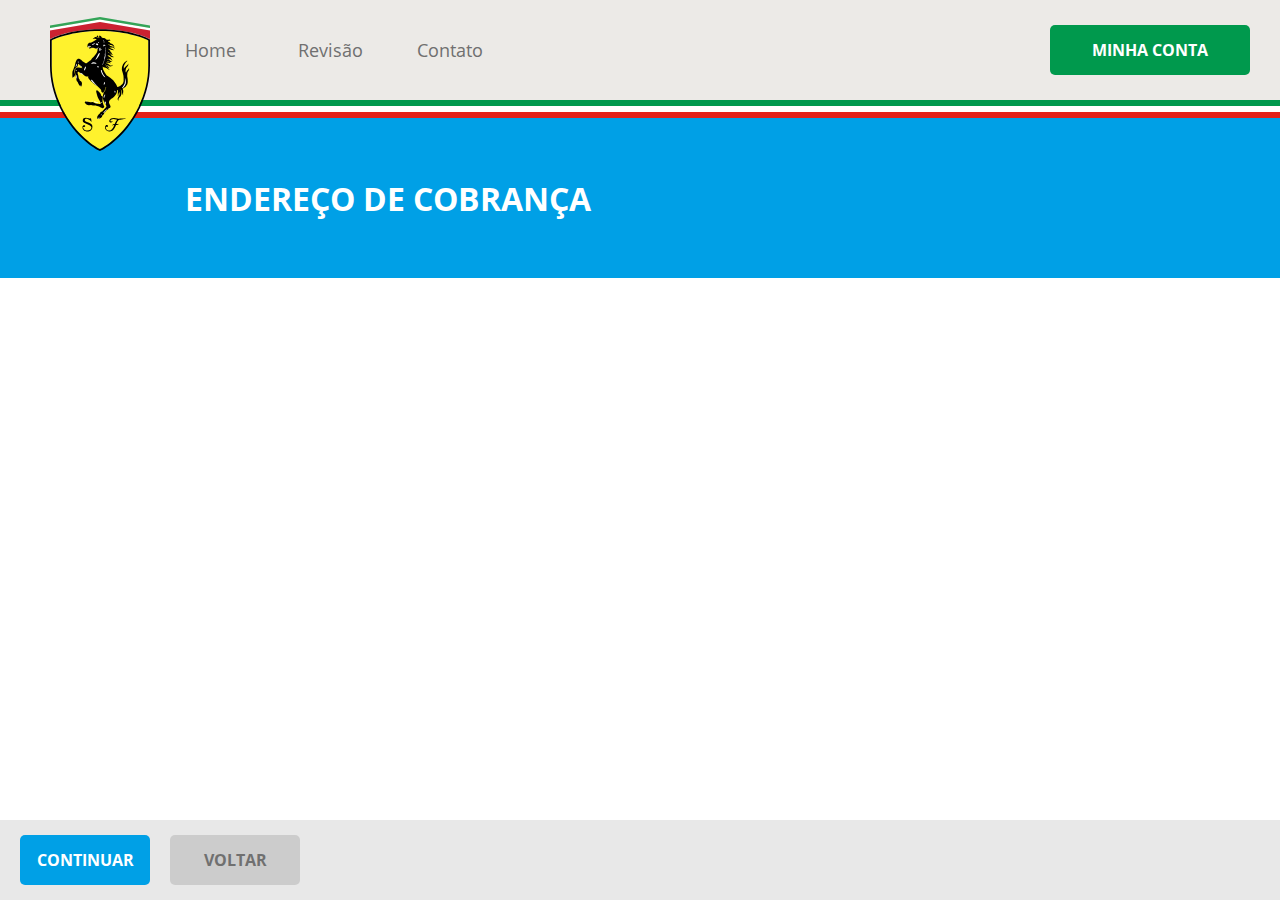
<file: schedules-address.html>
<!DOCTYPE html>
<html lang="pt-br">

<head>
    <meta charset="UTF-8" />
    <meta name="viewport" content="width=device-width, initial-scale=1.0" />
    <title>Ferrari - Hcode Lab</title>
    <link rel="apple-touch-icon" sizes="57x57" href="assets/images/apple-icon-57x57.png" />
    <link rel="apple-touch-icon" sizes="60x60" href="assets/images/apple-icon-60x60.png" />
    <link rel="apple-touch-icon" sizes="72x72" href="assets/images/apple-icon-72x72.png" />
    <link rel="apple-touch-icon" sizes="76x76" href="assets/images/apple-icon-76x76.png" />
    <link rel="apple-touch-icon" sizes="114x114" href="assets/images/apple-icon-114x114.png" />
    <link rel="apple-touch-icon" sizes="120x120" href="assets/images/apple-icon-120x120.png" />
    <link rel="apple-touch-icon" sizes="144x144" href="assets/images/apple-icon-144x144.png" />
    <link rel="apple-touch-icon" sizes="152x152" href="assets/images/apple-icon-152x152.png" />
    <link rel="apple-touch-icon" sizes="180x180" href="assets/images/apple-icon-180x180.png" />
    <link rel="icon" type="image/png" sizes="192x192" href="assets/images/android-icon-192x192.png" />
    <link rel="icon" type="image/png" sizes="32x32" href="assets/images/favicon-32x32.png" />
    <link rel="icon" type="image/png" sizes="96x96" href="assets/images/favicon-96x96.png" />
    <link rel="icon" type="image/png" sizes="16x16" href="assets/images/favicon-16x16.png" />
    <link rel="manifest" href="manifest.json" />
    <meta name="msapplication-TileColor" content="#E1DEDD" />
    <meta name="msapplication-TileImage" content="assets/images/ms-icon-144x144.png" />
    <meta name="theme-color" content="#E1DEDD" />
    <meta name="description" content="Conheça a Ferrari Auto Center" />
    <link rel="stylesheet" href="assets/css/main.css" type="text/css" />
</head>

<body>

    <header id="header">

        <div class="overlay"></div>
        <a href="index.html#home"><img src="assets/images/ferrari-logo.svg" class="logo" alt="Logo Ferrari" /></a>
        <button type="button" id="btn-open">
            <svg id="menu-black-18dp" xmlns="http://www.w3.org/2000/svg" width="32" height="32" viewBox="0 0 32 32">
                <path id="Caminho_215" data-name="Caminho 215" d="M0,0H32V32H0Z" fill="none" />
                <path id="Caminho_216" data-name="Caminho 216" d="M3,18H29V16H3Zm0-5H29V11H3ZM3,6V8H29V6Z"
                    transform="translate(0 4)" />
            </svg>
        </button>
        <div class="menu">
            <nav>
                <button type="button" id="btn-close">
                    <svg xmlns="http://www.w3.org/2000/svg" width="24" height="24" viewBox="0 0 24 24">
                        <path d="M0,0H24V24H0Z" fill="none" />
                        <path
                            d="M19,6.41,17.59,5,12,10.59,6.41,5,5,6.41,10.59,12,5,17.59,6.41,19,12,13.41,17.59,19,19,17.59,13.41,12Z" />
                    </svg>
                </button>
                <ul>
                    <li><a href="index.html#home">Home</a></li>
                    <li><a href="index.html#service">Revisão</a></li>
                    <li><a href="index.html#contact">Contato</a></li>
                    <li class="divider">
                        <hr />
                    </li>
                    <li class="hide-guest"><a href="schedules.html">Agendamentos</a></li>
                    <li class="hide-guest"><a href="profile.html">Editar Dados</a></li>
                    <li class="hide-guest"><a href="change-photo.html">Mudar Foto</a></li>
                    <li class="hide-guest"><a href="change-password.html">Alterar Senha</a></li>
                </ul>
            </nav>
            <div class="footer">
                <hr />
                <div>
                    <picture>
                        <a href="profile.html"><img src="assets/images/user.png" alt="João Rangel" /></a>
                    </picture>
                    <div>
                        <a href="profile.html">
                            <strong>João Rangel</strong>
                            <small>joaohcrangel@gmail.com</small>
                        </a>
                    </div>
                    <button type="button">
                        <svg xmlns="http://www.w3.org/2000/svg" width="24" height="24" viewBox="0 0 24 24">
                            <path d="M0,0H24V24H0Z" fill="none" />
                            <path
                                d="M10.09,15.59,11.5,17l5-5-5-5L10.09,8.41,12.67,11H3v2h9.67ZM19,3H5A2,2,0,0,0,3,5V9H5V5H19V19H5V15H3v4a2,2,0,0,0,2,2H19a2.006,2.006,0,0,0,2-2V5A2.006,2.006,0,0,0,19,3Z"
                                fill="#333" />
                        </svg>
                    </button>
                </div>
                <a href="auth.html" class="btn-register">Minha Conta</a>
            </div>
        </div>
        <hr class="italy" />
    </header>

    <section class="page blue" id="schedules-address">

        <header>
            <h1>Endereço de Cobrança</h1>
        </header>

        <main>


            <form>

                <footer class="fixed">

                    <a href="index.html">Voltar</a>
                    <button type="submit">Continuar</button>

                </footer>
            </form>

        </main>

    </section>
</body>

</html>
</file>
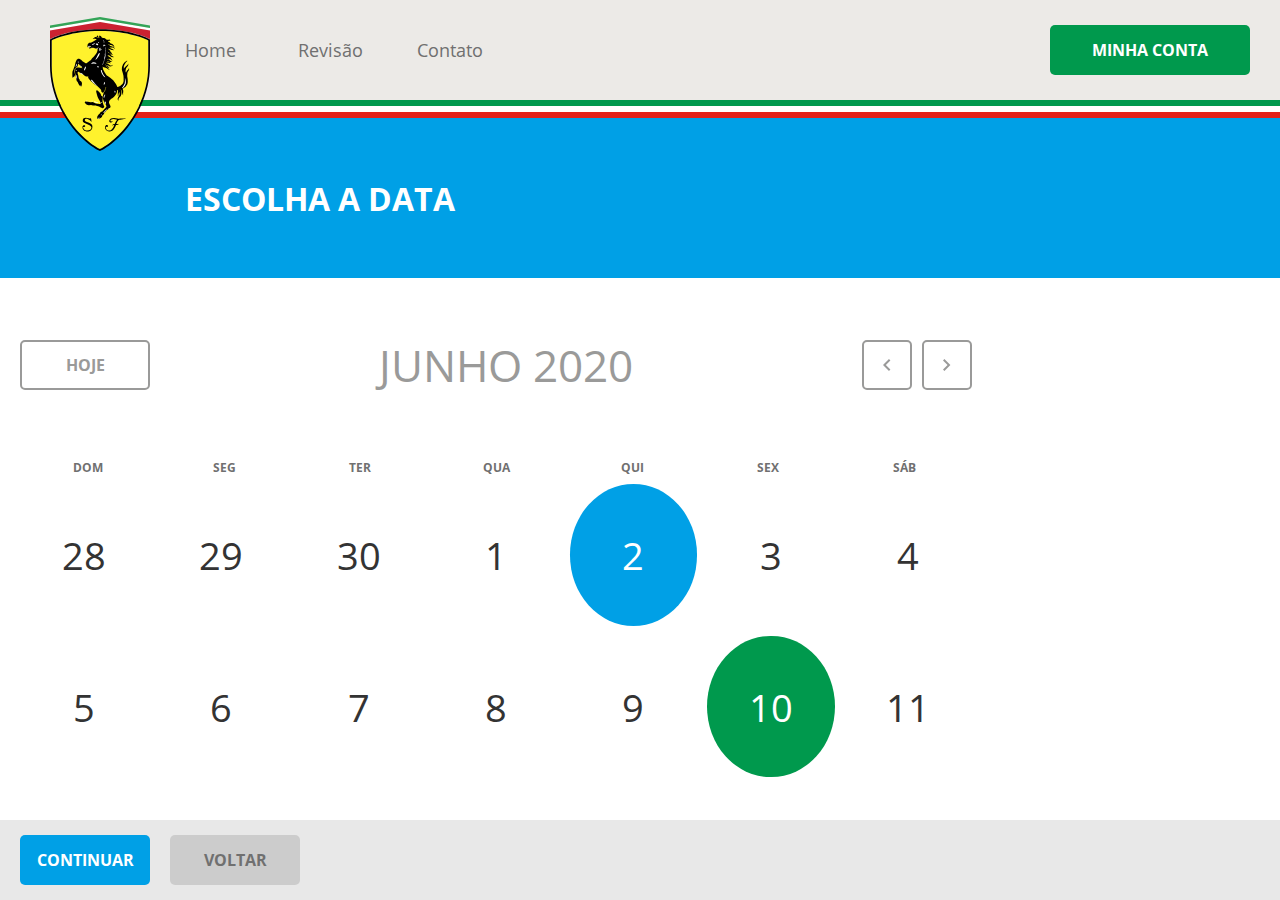
<file: schedules-new.html>
<!DOCTYPE html>
<html lang="pt-br">
<head>
    <meta charset="UTF-8"/>
    <meta name="viewport" content="width=device-width, initial-scale=1.0"/>
    <title>Ferrari - Hcode Lab</title>
    <link rel="apple-touch-icon" sizes="57x57" href="assets/images/apple-icon-57x57.png"/>
    <link rel="apple-touch-icon" sizes="60x60" href="assets/images/apple-icon-60x60.png"/>
    <link rel="apple-touch-icon" sizes="72x72" href="assets/images/apple-icon-72x72.png"/>
    <link rel="apple-touch-icon" sizes="76x76" href="assets/images/apple-icon-76x76.png"/>
    <link rel="apple-touch-icon" sizes="114x114" href="assets/images/apple-icon-114x114.png"/>
    <link rel="apple-touch-icon" sizes="120x120" href="assets/images/apple-icon-120x120.png"/>
    <link rel="apple-touch-icon" sizes="144x144" href="assets/images/apple-icon-144x144.png"/>
    <link rel="apple-touch-icon" sizes="152x152" href="assets/images/apple-icon-152x152.png"/>
    <link rel="apple-touch-icon" sizes="180x180" href="assets/images/apple-icon-180x180.png"/>
    <link rel="icon" type="image/png" sizes="192x192"  href="assets/images/android-icon-192x192.png"/>
    <link rel="icon" type="image/png" sizes="32x32" href="assets/images/favicon-32x32.png"/>
    <link rel="icon" type="image/png" sizes="96x96" href="assets/images/favicon-96x96.png"/>
    <link rel="icon" type="image/png" sizes="16x16" href="assets/images/favicon-16x16.png"/>
    <link rel="manifest" href="manifest.json"/>
    <meta name="msapplication-TileColor" content="#E1DEDD"/>
    <meta name="msapplication-TileImage" content="assets/images/ms-icon-144x144.png"/>
    <meta name="theme-color" content="#E1DEDD"/>
    <meta name="description" content="Conheça a Ferrari Auto Center" />
    <link rel="stylesheet" href="assets/css/main.css" type="text/css" />
</head>
<body>
    
    <header id="header">

        <div class="overlay"></div>
        <a href="index.html#home"><img src="assets/images/ferrari-logo.svg" class="logo" alt="Logo Ferrari" /></a>
        <button type="button" id="btn-open">
            <svg id="menu-black-18dp" xmlns="http://www.w3.org/2000/svg" width="32" height="32" viewBox="0 0 32 32">
                <path id="Caminho_215" data-name="Caminho 215" d="M0,0H32V32H0Z" fill="none"/>
                <path id="Caminho_216" data-name="Caminho 216" d="M3,18H29V16H3Zm0-5H29V11H3ZM3,6V8H29V6Z" transform="translate(0 4)"/>
            </svg>
        </button>
        <div class="menu">
            <nav>
                <button type="button" id="btn-close">
                    <svg xmlns="http://www.w3.org/2000/svg" width="24" height="24" viewBox="0 0 24 24"><path d="M0,0H24V24H0Z" fill="none"/><path d="M19,6.41,17.59,5,12,10.59,6.41,5,5,6.41,10.59,12,5,17.59,6.41,19,12,13.41,17.59,19,19,17.59,13.41,12Z"/></svg>
                </button>
                <ul>
                    <li><a href="index.html#home">Home</a></li>
                    <li><a href="index.html#service">Revisão</a></li>
                    <li><a href="index.html#contact">Contato</a></li>
                    <li class="divider"><hr /></li>
                    <li class="hide-guest"><a href="schedules.html">Agendamentos</a></li>
                    <li class="hide-guest"><a href="profile.html">Editar Dados</a></li>
                    <li class="hide-guest"><a href="change-photo.html">Mudar Foto</a></li>
                    <li class="hide-guest"><a href="change-password.html">Alterar Senha</a></li>
                </ul>
            </nav>
            <div class="footer">
                <hr />
                <div>
                    <picture>
                        <a href="profile.html"><img src="assets/images/user.png" alt="João Rangel" /></a>
                    </picture>
                    <div>
                        <a href="profile.html">
                            <strong>João Rangel</strong>
                            <small>joaohcrangel@gmail.com</small>
                        </a>
                    </div>
                    <button type="button">
                        <svg xmlns="http://www.w3.org/2000/svg" width="24" height="24" viewBox="0 0 24 24"><path d="M0,0H24V24H0Z" fill="none"/><path d="M10.09,15.59,11.5,17l5-5-5-5L10.09,8.41,12.67,11H3v2h9.67ZM19,3H5A2,2,0,0,0,3,5V9H5V5H19V19H5V15H3v4a2,2,0,0,0,2,2H19a2.006,2.006,0,0,0,2-2V5A2.006,2.006,0,0,0,19,3Z" fill="#333"/></svg>
                    </button>
                </div>
                <a href="auth.html" class="btn-register">Minha Conta</a>
            </div>
        </div>
        <hr class="italy" />
    </header>

    <section class="page blue" id="schedules-new">
        
        <header>
            <h1>Escolha a Data</h1>
        </header>

        <main>

            <div class="calendar">

                <div class="month">

                    <button type="button" class="btn-today">Hoje</button>

                    <h2>Junho 2020</h2>

                    <nav>
                        <button type="button" class="btn-prev">
                            <svg xmlns="http://www.w3.org/2000/svg" width="7.41" height="12" viewBox="0 0 7.41 12"><path d="M10,6,8.59,7.41,13.17,12,8.59,16.59,10,18l6-6Z" transform="translate(16 18) rotate(180)" fill="#9a9a99"/></svg>
                        </button>
                        <button type="button" class="btn-next">
                            <svg xmlns="http://www.w3.org/2000/svg" width="7.41" height="12" viewBox="0 0 7.41 12"><path d="M10,6,8.59,7.41,13.17,12,8.59,16.59,10,18l6-6Z" transform="translate(-8.59 -6)" fill="#9a9a99"/></svg>
                        </button>
                    </nav>

                </div>

                <ul class="weekdays">
                    <li>Dom</li>
                    <li>Seg</li>
                    <li>Ter</li>
                    <li>Qua</li>
                    <li>Qui</li>
                    <li>Sex</li>
                    <li>Sáb</li>
                </ul>

                <ul class="days">
                    <li class="month-prev">28</li>
                    <li class="month-prev">29</li>
                    <li class="month-prev">30</li>
                    <li>1</li>
                    <li class="active">2</li>
                    <li>3</li>
                    <li>4</li>
                    <li>5</li>
                    <li>6</li>
                    <li>7</li>
                    <li>8</li>
                    <li>9</li>
                    <li class="selected">10</li>
                    <li>11</li>
                    <li>12</li>
                    <li>13</li>
                    <li>14</li>
                    <li>15</li>
                    <li>16</li>
                    <li>17</li>
                    <li>18</li>
                    <li>19</li>
                    <li>20</li>
                    <li>21</li>
                    <li>22</li>
                    <li>23</li>
                    <li>24</li>
                    <li>25</li>
                    <li>26</li>
                    <li>27</li>
                    <li>28</li>
                    <li>29</li>
                    <li>30</li>
                    <li>31</li>
                    <li class="month-next">1</li>
                </ul>

            </div>

            <form>
                
                <footer class="fixed">
    
                    <a href="index.html">Voltar</a>
                    <button type="submit">Continuar</button>
    
                </footer>
            </form>

        </main>        

    </section>

</body>
</html>
</file>
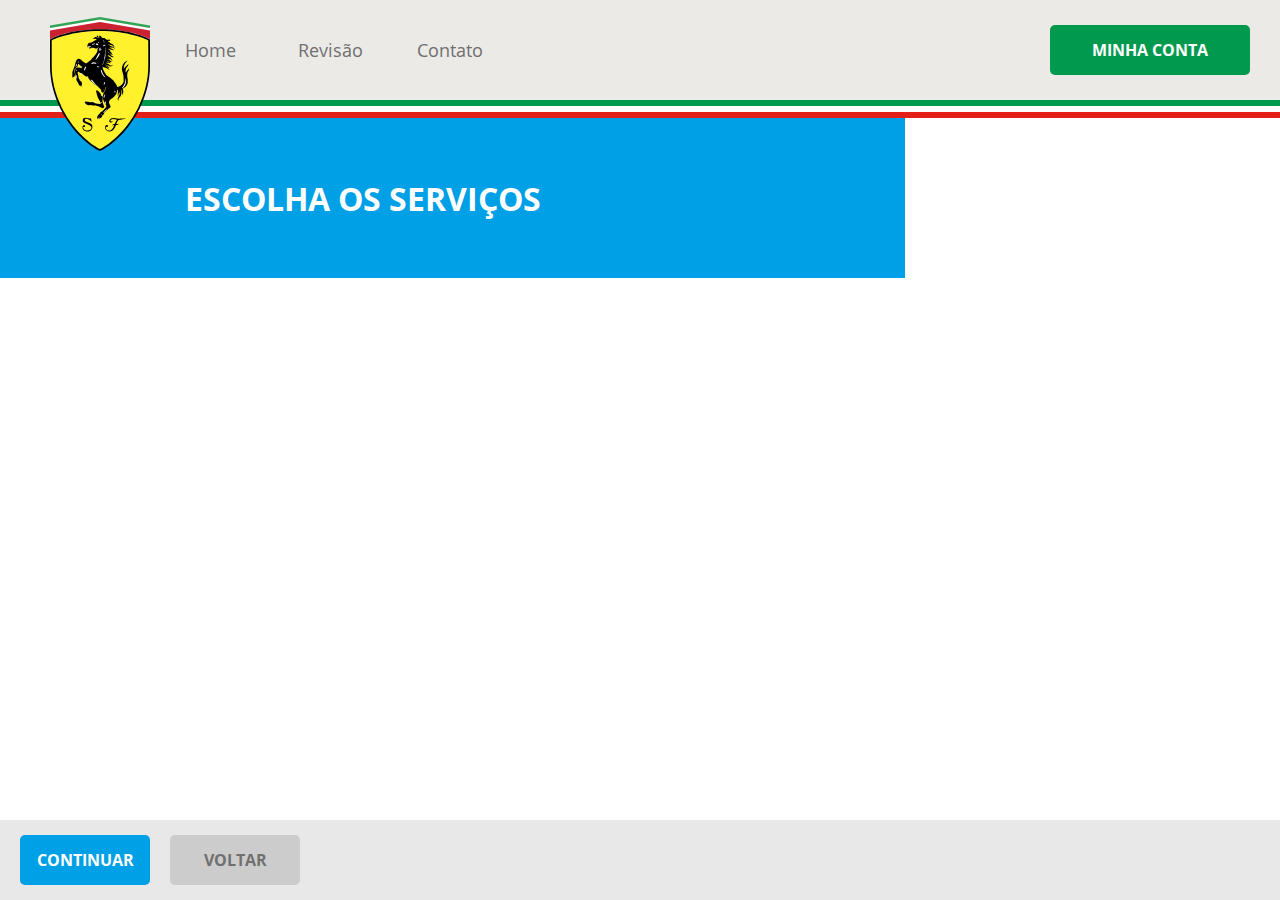
<file: schedules-services.html>
<!DOCTYPE html>
<html lang="pt-br">

<head>
    <meta charset="UTF-8" />
    <meta name="viewport" content="width=device-width, initial-scale=1.0" />
    <title>Ferrari - Hcode Lab</title>
    <link rel="apple-touch-icon" sizes="57x57" href="assets/images/apple-icon-57x57.png" />
    <link rel="apple-touch-icon" sizes="60x60" href="assets/images/apple-icon-60x60.png" />
    <link rel="apple-touch-icon" sizes="72x72" href="assets/images/apple-icon-72x72.png" />
    <link rel="apple-touch-icon" sizes="76x76" href="assets/images/apple-icon-76x76.png" />
    <link rel="apple-touch-icon" sizes="114x114" href="assets/images/apple-icon-114x114.png" />
    <link rel="apple-touch-icon" sizes="120x120" href="assets/images/apple-icon-120x120.png" />
    <link rel="apple-touch-icon" sizes="144x144" href="assets/images/apple-icon-144x144.png" />
    <link rel="apple-touch-icon" sizes="152x152" href="assets/images/apple-icon-152x152.png" />
    <link rel="apple-touch-icon" sizes="180x180" href="assets/images/apple-icon-180x180.png" />
    <link rel="icon" type="image/png" sizes="192x192" href="assets/images/android-icon-192x192.png" />
    <link rel="icon" type="image/png" sizes="32x32" href="assets/images/favicon-32x32.png" />
    <link rel="icon" type="image/png" sizes="96x96" href="assets/images/favicon-96x96.png" />
    <link rel="icon" type="image/png" sizes="16x16" href="assets/images/favicon-16x16.png" />
    <link rel="manifest" href="manifest.json" />
    <meta name="msapplication-TileColor" content="#E1DEDD" />
    <meta name="msapplication-TileImage" content="assets/images/ms-icon-144x144.png" />
    <meta name="theme-color" content="#E1DEDD" />
    <meta name="description" content="Conheça a Ferrari Auto Center" />
    <link rel="stylesheet" href="assets/css/main.css" type="text/css" />
</head>

<body>

    <header id="header">

        <div class="overlay"></div>
        <a href="index.html#home"><img src="assets/images/ferrari-logo.svg" class="logo" alt="Logo Ferrari" /></a>
        <button type="button" id="btn-open">
            <svg id="menu-black-18dp" xmlns="http://www.w3.org/2000/svg" width="32" height="32" viewBox="0 0 32 32">
                <path id="Caminho_215" data-name="Caminho 215" d="M0,0H32V32H0Z" fill="none" />
                <path id="Caminho_216" data-name="Caminho 216" d="M3,18H29V16H3Zm0-5H29V11H3ZM3,6V8H29V6Z"
                    transform="translate(0 4)" />
            </svg>
        </button>
        <div class="menu">
            <nav>
                <button type="button" id="btn-close">
                    <svg xmlns="http://www.w3.org/2000/svg" width="24" height="24" viewBox="0 0 24 24">
                        <path d="M0,0H24V24H0Z" fill="none" />
                        <path
                            d="M19,6.41,17.59,5,12,10.59,6.41,5,5,6.41,10.59,12,5,17.59,6.41,19,12,13.41,17.59,19,19,17.59,13.41,12Z" />
                    </svg>
                </button>
                <ul>
                    <li><a href="index.html#home">Home</a></li>
                    <li><a href="index.html#service">Revisão</a></li>
                    <li><a href="index.html#contact">Contato</a></li>
                    <li class="divider">
                        <hr />
                    </li>
                    <li class="hide-guest"><a href="schedules.html">Agendamentos</a></li>
                    <li class="hide-guest"><a href="profile.html">Editar Dados</a></li>
                    <li class="hide-guest"><a href="change-photo.html">Mudar Foto</a></li>
                    <li class="hide-guest"><a href="change-password.html">Alterar Senha</a></li>
                </ul>
            </nav>
            <div class="footer">
                <hr />
                <div>
                    <picture>
                        <a href="profile.html"><img src="assets/images/user.png" alt="João Rangel" /></a>
                    </picture>
                    <div>
                        <a href="profile.html">
                            <strong>João Rangel</strong>
                            <small>joaohcrangel@gmail.com</small>
                        </a>
                    </div>
                    <button type="button">
                        <svg xmlns="http://www.w3.org/2000/svg" width="24" height="24" viewBox="0 0 24 24">
                            <path d="M0,0H24V24H0Z" fill="none" />
                            <path
                                d="M10.09,15.59,11.5,17l5-5-5-5L10.09,8.41,12.67,11H3v2h9.67ZM19,3H5A2,2,0,0,0,3,5V9H5V5H19V19H5V15H3v4a2,2,0,0,0,2,2H19a2.006,2.006,0,0,0,2-2V5A2.006,2.006,0,0,0,19,3Z"
                                fill="#333" />
                        </svg>
                    </button>
                </div>
                <a href="auth.html" class="btn-register">Minha Conta</a>
            </div>
        </div>
        <hr class="italy" />
    </header>

    <section class="page blue" id="schedules-services">

        <header>
            <h1>Escolha os Serviços</h1>
        </header>

        <main>


            <form>

                <footer class="fixed">

                    <a href="index.html">Voltar</a>
                    <button type="submit">Continuar</button>

                </footer>
            </form>

        </main>

    </section>
</body>

</html>
</file>
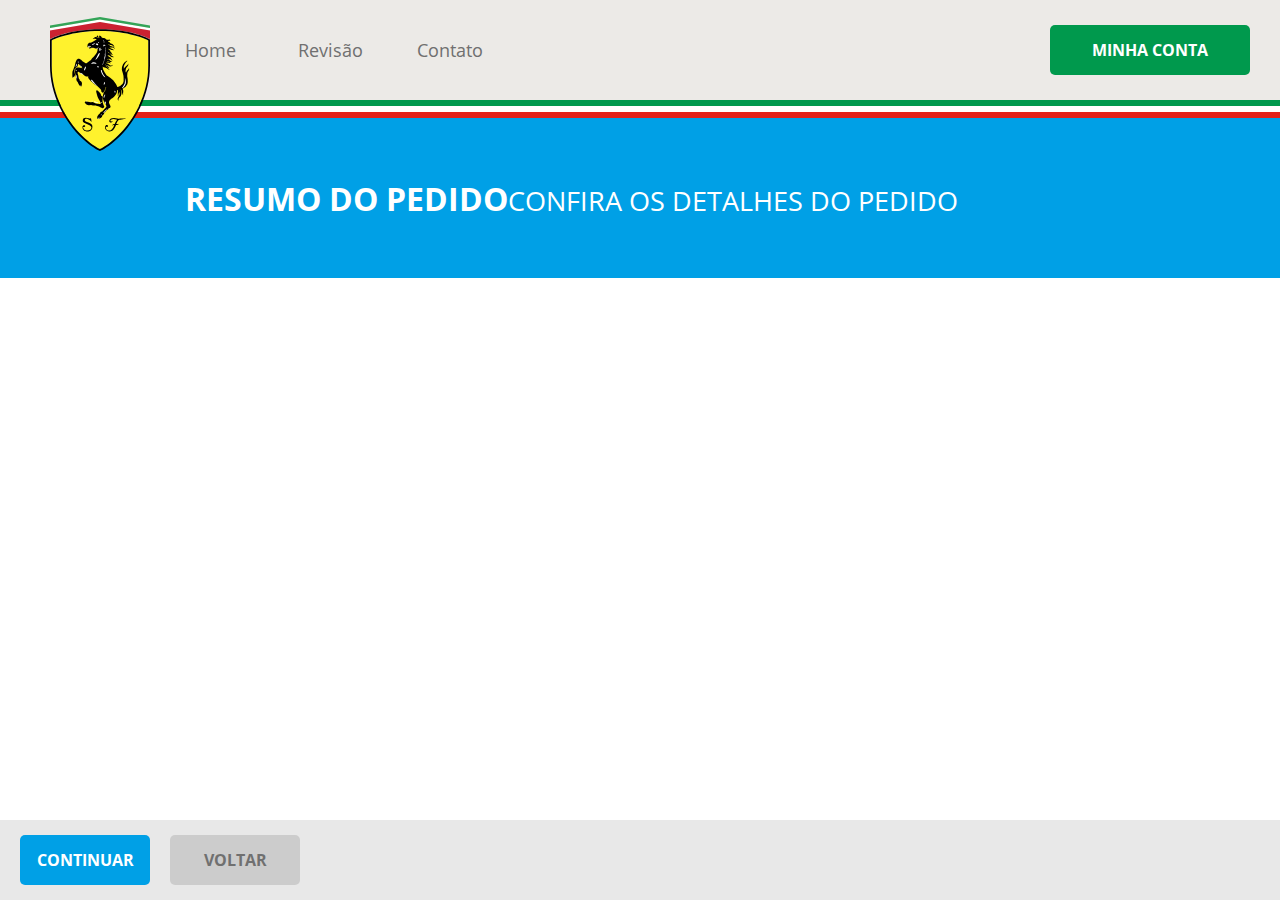
<file: schedules-summary.html>
<!DOCTYPE html>
<html lang="pt-br">

<head>
    <meta charset="UTF-8" />
    <meta name="viewport" content="width=device-width, initial-scale=1.0" />
    <title>Ferrari - Hcode Lab</title>
    <link rel="apple-touch-icon" sizes="57x57" href="assets/images/apple-icon-57x57.png" />
    <link rel="apple-touch-icon" sizes="60x60" href="assets/images/apple-icon-60x60.png" />
    <link rel="apple-touch-icon" sizes="72x72" href="assets/images/apple-icon-72x72.png" />
    <link rel="apple-touch-icon" sizes="76x76" href="assets/images/apple-icon-76x76.png" />
    <link rel="apple-touch-icon" sizes="114x114" href="assets/images/apple-icon-114x114.png" />
    <link rel="apple-touch-icon" sizes="120x120" href="assets/images/apple-icon-120x120.png" />
    <link rel="apple-touch-icon" sizes="144x144" href="assets/images/apple-icon-144x144.png" />
    <link rel="apple-touch-icon" sizes="152x152" href="assets/images/apple-icon-152x152.png" />
    <link rel="apple-touch-icon" sizes="180x180" href="assets/images/apple-icon-180x180.png" />
    <link rel="icon" type="image/png" sizes="192x192" href="assets/images/android-icon-192x192.png" />
    <link rel="icon" type="image/png" sizes="32x32" href="assets/images/favicon-32x32.png" />
    <link rel="icon" type="image/png" sizes="96x96" href="assets/images/favicon-96x96.png" />
    <link rel="icon" type="image/png" sizes="16x16" href="assets/images/favicon-16x16.png" />
    <link rel="manifest" href="manifest.json" />
    <meta name="msapplication-TileColor" content="#E1DEDD" />
    <meta name="msapplication-TileImage" content="assets/images/ms-icon-144x144.png" />
    <meta name="theme-color" content="#E1DEDD" />
    <meta name="description" content="Conheça a Ferrari Auto Center" />
    <link rel="stylesheet" href="assets/css/main.css" type="text/css" />
</head>

<body>

    <header id="header">

        <div class="overlay"></div>
        <a href="index.html#home"><img src="assets/images/ferrari-logo.svg" class="logo" alt="Logo Ferrari" /></a>
        <button type="button" id="btn-open">
            <svg id="menu-black-18dp" xmlns="http://www.w3.org/2000/svg" width="32" height="32" viewBox="0 0 32 32">
                <path id="Caminho_215" data-name="Caminho 215" d="M0,0H32V32H0Z" fill="none" />
                <path id="Caminho_216" data-name="Caminho 216" d="M3,18H29V16H3Zm0-5H29V11H3ZM3,6V8H29V6Z"
                    transform="translate(0 4)" />
            </svg>
        </button>
        <div class="menu">
            <nav>
                <button type="button" id="btn-close">
                    <svg xmlns="http://www.w3.org/2000/svg" width="24" height="24" viewBox="0 0 24 24">
                        <path d="M0,0H24V24H0Z" fill="none" />
                        <path
                            d="M19,6.41,17.59,5,12,10.59,6.41,5,5,6.41,10.59,12,5,17.59,6.41,19,12,13.41,17.59,19,19,17.59,13.41,12Z" />
                    </svg>
                </button>
                <ul>
                    <li><a href="index.html#home">Home</a></li>
                    <li><a href="index.html#service">Revisão</a></li>
                    <li><a href="index.html#contact">Contato</a></li>
                    <li class="divider">
                        <hr />
                    </li>
                    <li class="hide-guest"><a href="schedules.html">Agendamentos</a></li>
                    <li class="hide-guest"><a href="profile.html">Editar Dados</a></li>
                    <li class="hide-guest"><a href="change-photo.html">Mudar Foto</a></li>
                    <li class="hide-guest"><a href="change-password.html">Alterar Senha</a></li>
                </ul>
            </nav>
            <div class="footer">
                <hr />
                <div>
                    <picture>
                        <a href="profile.html"><img src="assets/images/user.png" alt="João Rangel" /></a>
                    </picture>
                    <div>
                        <a href="profile.html">
                            <strong>João Rangel</strong>
                            <small>joaohcrangel@gmail.com</small>
                        </a>
                    </div>
                    <button type="button">
                        <svg xmlns="http://www.w3.org/2000/svg" width="24" height="24" viewBox="0 0 24 24">
                            <path d="M0,0H24V24H0Z" fill="none" />
                            <path
                                d="M10.09,15.59,11.5,17l5-5-5-5L10.09,8.41,12.67,11H3v2h9.67ZM19,3H5A2,2,0,0,0,3,5V9H5V5H19V19H5V15H3v4a2,2,0,0,0,2,2H19a2.006,2.006,0,0,0,2-2V5A2.006,2.006,0,0,0,19,3Z"
                                fill="#333" />
                        </svg>
                    </button>
                </div>
                <a href="auth.html" class="btn-register">Minha Conta</a>
            </div>
        </div>
        <hr class="italy" />
    </header>

    <section class="page blue" id="schedules-address-form">

        <header>
            <h1>Resumo do Pedido<small>Confira os detalhes do pedido</small></h1>
        </header>

        <main>


            <form>

                <footer class="fixed">

                    <a href="index.html">Voltar</a>
                    <button type="submit">Continuar</button>

                </footer>
            </form>

        </main>

    </section>
</body>

</html>
</file>
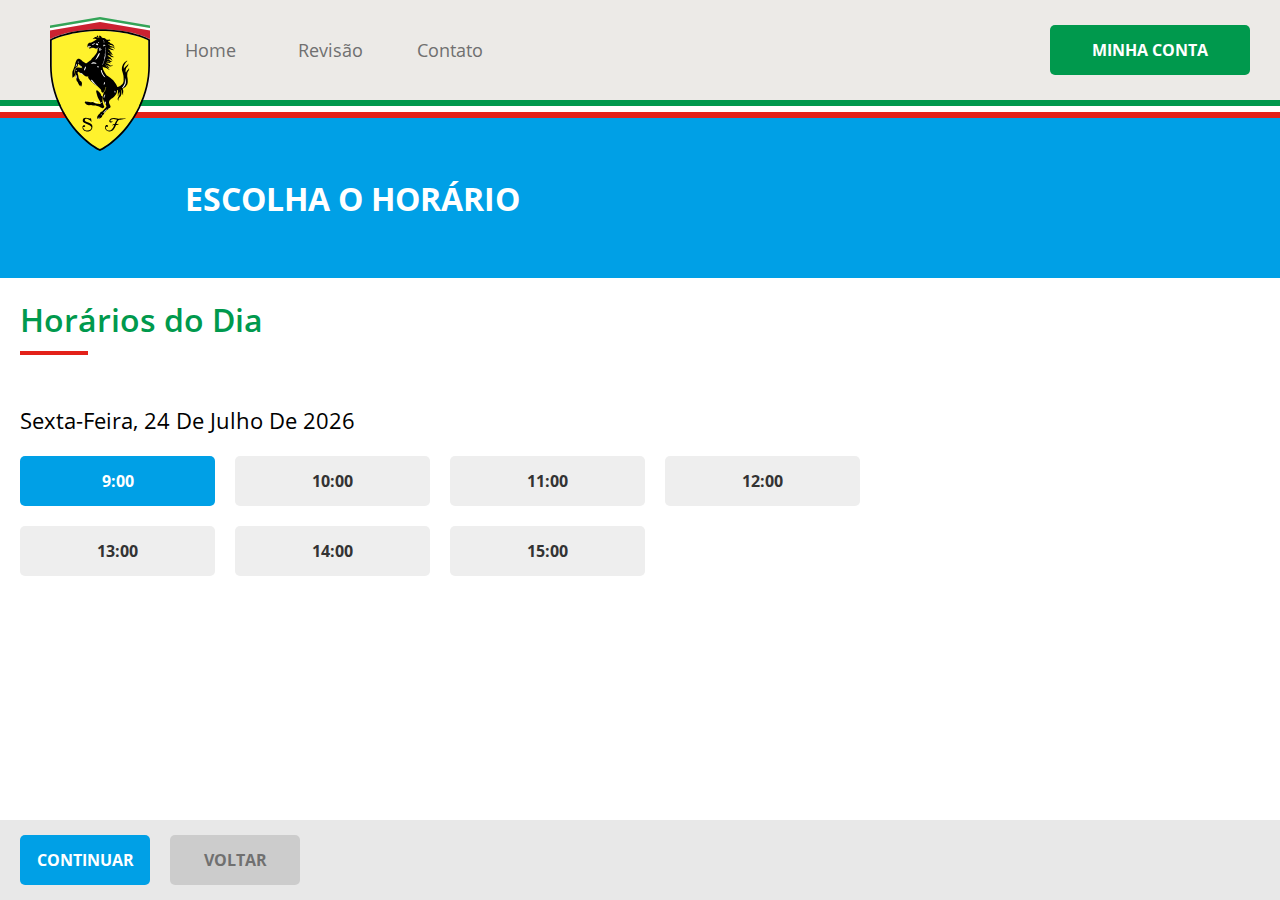
<file: schedules-time-options.html>
<!DOCTYPE html>
<html lang="pt-br">

<head>
    <meta charset="UTF-8" />
    <meta name="viewport" content="width=device-width, initial-scale=1.0" />
    <title>Ferrari - Hcode Lab</title>
    <link rel="apple-touch-icon" sizes="57x57" href="assets/images/apple-icon-57x57.png" />
    <link rel="apple-touch-icon" sizes="60x60" href="assets/images/apple-icon-60x60.png" />
    <link rel="apple-touch-icon" sizes="72x72" href="assets/images/apple-icon-72x72.png" />
    <link rel="apple-touch-icon" sizes="76x76" href="assets/images/apple-icon-76x76.png" />
    <link rel="apple-touch-icon" sizes="114x114" href="assets/images/apple-icon-114x114.png" />
    <link rel="apple-touch-icon" sizes="120x120" href="assets/images/apple-icon-120x120.png" />
    <link rel="apple-touch-icon" sizes="144x144" href="assets/images/apple-icon-144x144.png" />
    <link rel="apple-touch-icon" sizes="152x152" href="assets/images/apple-icon-152x152.png" />
    <link rel="apple-touch-icon" sizes="180x180" href="assets/images/apple-icon-180x180.png" />
    <link rel="icon" type="image/png" sizes="192x192" href="assets/images/android-icon-192x192.png" />
    <link rel="icon" type="image/png" sizes="32x32" href="assets/images/favicon-32x32.png" />
    <link rel="icon" type="image/png" sizes="96x96" href="assets/images/favicon-96x96.png" />
    <link rel="icon" type="image/png" sizes="16x16" href="assets/images/favicon-16x16.png" />
    <link rel="manifest" href="manifest.json" />
    <meta name="msapplication-TileColor" content="#E1DEDD" />
    <meta name="msapplication-TileImage" content="assets/images/ms-icon-144x144.png" />
    <meta name="theme-color" content="#E1DEDD" />
    <meta name="description" content="Conheça a Ferrari Auto Center" />
    <link rel="stylesheet" href="assets/css/main.css" type="text/css" />
</head>

<body>

    <header id="header">

        <div class="overlay"></div>
        <a href="index.html#home"><img src="assets/images/ferrari-logo.svg" class="logo" alt="Logo Ferrari" /></a>
        <button type="button" id="btn-open">
            <svg id="menu-black-18dp" xmlns="http://www.w3.org/2000/svg" width="32" height="32" viewBox="0 0 32 32">
                <path id="Caminho_215" data-name="Caminho 215" d="M0,0H32V32H0Z" fill="none" />
                <path id="Caminho_216" data-name="Caminho 216" d="M3,18H29V16H3Zm0-5H29V11H3ZM3,6V8H29V6Z"
                    transform="translate(0 4)" />
            </svg>
        </button>
        <div class="menu">
            <nav>
                <button type="button" id="btn-close">
                    <svg xmlns="http://www.w3.org/2000/svg" width="24" height="24" viewBox="0 0 24 24">
                        <path d="M0,0H24V24H0Z" fill="none" />
                        <path
                            d="M19,6.41,17.59,5,12,10.59,6.41,5,5,6.41,10.59,12,5,17.59,6.41,19,12,13.41,17.59,19,19,17.59,13.41,12Z" />
                    </svg>
                </button>
                <ul>
                    <li><a href="index.html#home">Home</a></li>
                    <li><a href="index.html#service">Revisão</a></li>
                    <li><a href="index.html#contact">Contato</a></li>
                    <li class="divider">
                        <hr />
                    </li>
                    <li class="hide-guest"><a href="schedules.html">Agendamentos</a></li>
                    <li class="hide-guest"><a href="profile.html">Editar Dados</a></li>
                    <li class="hide-guest"><a href="change-photo.html">Mudar Foto</a></li>
                    <li class="hide-guest"><a href="change-password.html">Alterar Senha</a></li>
                </ul>
            </nav>
            <div class="footer">
                <hr />
                <div>
                    <picture>
                        <a href="profile.html"><img src="assets/images/user.png" alt="João Rangel" /></a>
                    </picture>
                    <div>
                        <a href="profile.html">
                            <strong>João Rangel</strong>
                            <small>joaohcrangel@gmail.com</small>
                        </a>
                    </div>
                    <button type="button">
                        <svg xmlns="http://www.w3.org/2000/svg" width="24" height="24" viewBox="0 0 24 24">
                            <path d="M0,0H24V24H0Z" fill="none" />
                            <path
                                d="M10.09,15.59,11.5,17l5-5-5-5L10.09,8.41,12.67,11H3v2h9.67ZM19,3H5A2,2,0,0,0,3,5V9H5V5H19V19H5V15H3v4a2,2,0,0,0,2,2H19a2.006,2.006,0,0,0,2-2V5A2.006,2.006,0,0,0,19,3Z"
                                fill="#333" />
                        </svg>
                    </button>
                </div>
                <a href="auth.html" class="btn-register">Minha Conta</a>
            </div>
        </div>
        <hr class="italy" />
    </header>

    <section class="page blue" id="time-options">

        <header>
            <h1>Escolha o Horário</h1>
        </header>

        <main>

            <header class="page-title">
                <h2>Horários do Dia</h2>
                <hr />
            </header>

            <form action="schedules-services.html">

                <h3 id="data-hoje" style="text-transform:capitalize;">Data Hoje</h3>

                <div class="options">
                    <label>
                        <input type="radio" name="option" value="9:00" checked>
                        <span>9:00</span>
                    </label>

                    <label>
                        <input type="radio" name="option" value="10:00" />
                        <span>10:00</span>
                    </label>

                    <label>
                        <input type="radio" name="option" value="11:00">
                        <span>11:00</span>
                    </label>

                    <label>
                        <input type="radio" name="option" value="12:00">
                        <span>12:00</span>
                    </label>

                    <label>
                        <input type="radio" name="option" value="13:00">
                        <span>13:00</span>
                    </label>

                    <label>
                        <input type="radio" name="option" value="14:00">
                        <span>14:00</span>
                    </label>

                    <label>
                        <input type="radio" name="option" value="15:00">
                        <span>15:00</span>
                    </label>
                </div>

            </form>


            <form>

                <footer class="fixed">

                    <a href="index.html">Voltar</a>
                    <button type="submit">Continuar</button>

                </footer>
            </form>

        </main>

    </section>
    <script>
        const date = new Date();
        const options = { weekday: 'long', year: 'numeric', month: 'long', day: 'numeric' }
        document.querySelector("#data-hoje").innerHTML = date.toLocaleDateString('pt-BR', options);
    </script>
</body>

</html>
</file>
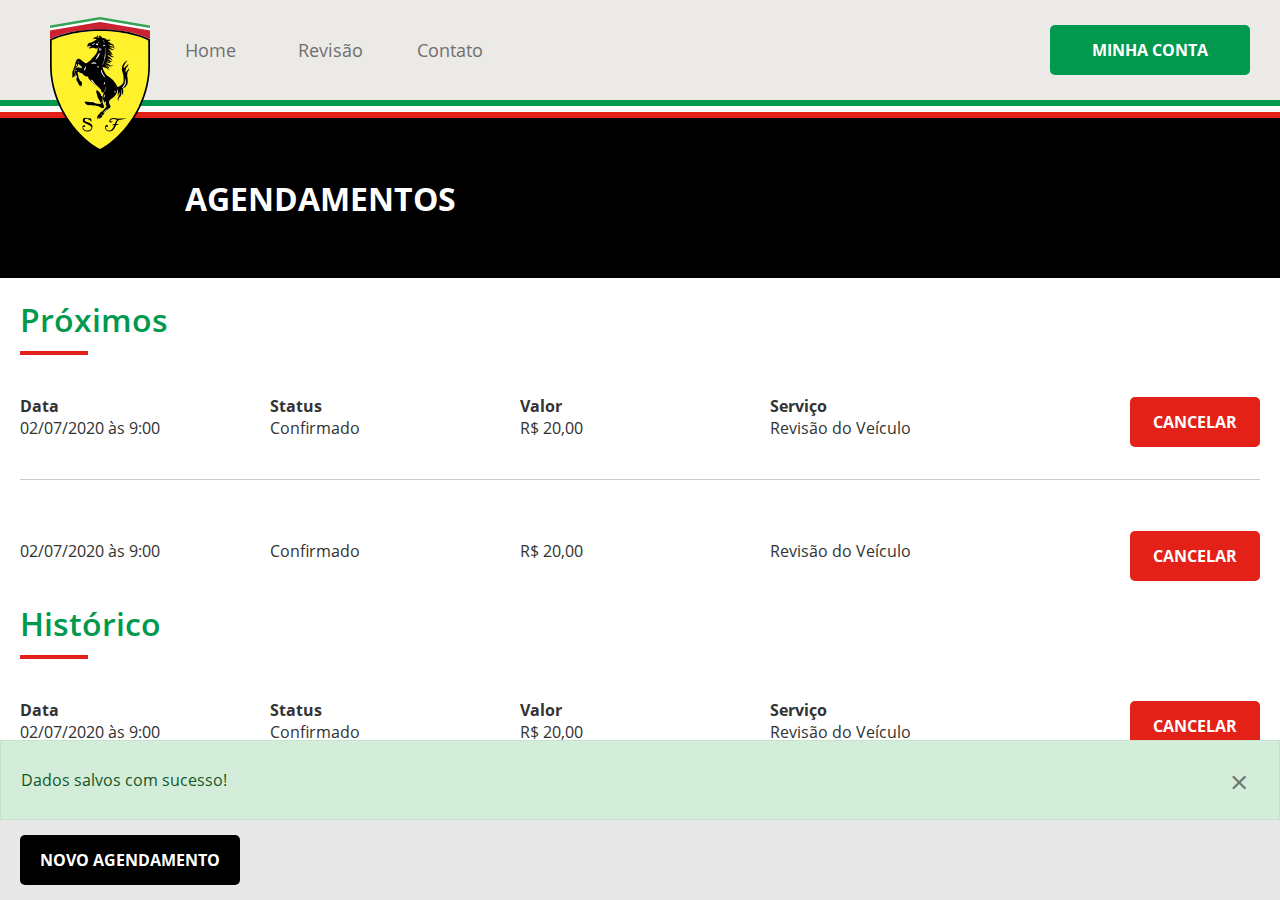
<file: schedules.html>
<!DOCTYPE html>
<html lang="pt-br">
<head>
    <meta charset="UTF-8"/>
    <meta name="viewport" content="width=device-width, initial-scale=1.0"/>
    <title>Ferrari - Hcode Lab</title>
    <link rel="apple-touch-icon" sizes="57x57" href="assets/images/apple-icon-57x57.png"/>
    <link rel="apple-touch-icon" sizes="60x60" href="assets/images/apple-icon-60x60.png"/>
    <link rel="apple-touch-icon" sizes="72x72" href="assets/images/apple-icon-72x72.png"/>
    <link rel="apple-touch-icon" sizes="76x76" href="assets/images/apple-icon-76x76.png"/>
    <link rel="apple-touch-icon" sizes="114x114" href="assets/images/apple-icon-114x114.png"/>
    <link rel="apple-touch-icon" sizes="120x120" href="assets/images/apple-icon-120x120.png"/>
    <link rel="apple-touch-icon" sizes="144x144" href="assets/images/apple-icon-144x144.png"/>
    <link rel="apple-touch-icon" sizes="152x152" href="assets/images/apple-icon-152x152.png"/>
    <link rel="apple-touch-icon" sizes="180x180" href="assets/images/apple-icon-180x180.png"/>
    <link rel="icon" type="image/png" sizes="192x192"  href="assets/images/android-icon-192x192.png"/>
    <link rel="icon" type="image/png" sizes="32x32" href="assets/images/favicon-32x32.png"/>
    <link rel="icon" type="image/png" sizes="96x96" href="assets/images/favicon-96x96.png"/>
    <link rel="icon" type="image/png" sizes="16x16" href="assets/images/favicon-16x16.png"/>
    <link rel="manifest" href="manifest.json"/>
    <meta name="msapplication-TileColor" content="#E1DEDD"/>
    <meta name="msapplication-TileImage" content="assets/images/ms-icon-144x144.png"/>
    <meta name="theme-color" content="#E1DEDD"/>
    <meta name="description" content="Conheça a Ferrari Auto Center" />
    <link rel="stylesheet" href="assets/css/main.css" type="text/css" />
</head>
<body>
    
    <header id="header">

        <div class="overlay"></div>
        <a href="index.html#home"><img src="assets/images/ferrari-logo.svg" class="logo" alt="Logo Ferrari" /></a>
        <button type="button" id="btn-open">
            <svg id="menu-black-18dp" xmlns="http://www.w3.org/2000/svg" width="32" height="32" viewBox="0 0 32 32">
                <path id="Caminho_215" data-name="Caminho 215" d="M0,0H32V32H0Z" fill="none"/>
                <path id="Caminho_216" data-name="Caminho 216" d="M3,18H29V16H3Zm0-5H29V11H3ZM3,6V8H29V6Z" transform="translate(0 4)"/>
            </svg>
        </button>
        <div class="menu">
            <nav>
                <button type="button" id="btn-close">
                    <svg xmlns="http://www.w3.org/2000/svg" width="24" height="24" viewBox="0 0 24 24"><path d="M0,0H24V24H0Z" fill="none"/><path d="M19,6.41,17.59,5,12,10.59,6.41,5,5,6.41,10.59,12,5,17.59,6.41,19,12,13.41,17.59,19,19,17.59,13.41,12Z"/></svg>
                </button>
                <ul>
                    <li><a href="index.html#home">Home</a></li>
                    <li><a href="index.html#service">Revisão</a></li>
                    <li><a href="index.html#contact">Contato</a></li>
                    <li class="divider"><hr /></li>
                    <li class="hide-guest"><a href="schedules.html">Agendamentos</a></li>
                    <li class="hide-guest"><a href="profile.html">Editar Dados</a></li>
                    <li class="hide-guest"><a href="change-photo.html">Mudar Foto</a></li>
                    <li class="hide-guest"><a href="change-password.html">Alterar Senha</a></li>
                </ul>
            </nav>
            <div class="footer">
                <hr />
                <div>
                    <picture>
                        <a href="profile.html"><img src="assets/images/user.png" alt="João Rangel" /></a>
                    </picture>
                    <div>
                        <a href="profile.html">
                            <strong>João Rangel</strong>
                            <small>joaohcrangel@gmail.com</small>
                        </a>
                    </div>
                    <button type="button">
                        <svg xmlns="http://www.w3.org/2000/svg" width="24" height="24" viewBox="0 0 24 24"><path d="M0,0H24V24H0Z" fill="none"/><path d="M10.09,15.59,11.5,17l5-5-5-5L10.09,8.41,12.67,11H3v2h9.67ZM19,3H5A2,2,0,0,0,3,5V9H5V5H19V19H5V15H3v4a2,2,0,0,0,2,2H19a2.006,2.006,0,0,0,2-2V5A2.006,2.006,0,0,0,19,3Z" fill="#333"/></svg>
                    </button>
                </div>
                <a href="auth.html" class="btn-register">Minha Conta</a>
            </div>
        </div>
        <hr class="italy" />
    </header>

    <section class="page" id="schedules">
        
        <header>
            <h1>Agendamentos</h1>
        </header>

        <main>

            <header class="page-title">
                <h2>Próximos</h2>
                <hr />
            </header>

            <ul>
                <li>
                    <section>
                        <div>
                            <label>Data</label>
                            <span>02/07/2020 às 9:00</span>
                        </div>
                        <div>
                            <label>Status</label>
                            <span>Confirmado</span>
                        </div>
                        <div>
                            <label>Valor</label>
                            <span>R$ 20,00</span>
                        </div>
                        <div>
                            <label>Serviço</label>
                            <span>Revisão do Veículo</span>
                        </div>
                    </section>
                    <button type="button" class="cancel">Cancelar</button>
                </li>
                <li>
                    <section>
                        <div>
                            <label>Data</label>
                            <span>02/07/2020 às 9:00</span>
                        </div>
                        <div>
                            <label>Status</label>
                            <span>Confirmado</span>
                        </div>
                        <div>
                            <label>Valor</label>
                            <span>R$ 20,00</span>
                        </div>
                        <div>
                            <label>Serviço</label>
                            <span>Revisão do Veículo</span>
                        </div>
                    </section>
                    <button type="button" class="cancel">Cancelar</button>
                </li>
            </ul>

            <header class="page-title">
                <h2>Histórico</h2>
                <hr />
            </header>

            <ul>
                <li>
                    <section>
                        <div>
                            <label>Data</label>
                            <span>02/07/2020 às 9:00</span>
                        </div>
                        <div>
                            <label>Status</label>
                            <span>Confirmado</span>
                        </div>
                        <div>
                            <label>Valor</label>
                            <span>R$ 20,00</span>
                        </div>
                        <div>
                            <label>Serviço</label>
                            <span>Revisão do Veículo</span>
                        </div>
                    </section>
                    <button type="button" class="cancel">Cancelar</button>
                </li>
            </ul>

            <form>

                <div class="toast success open">
                    Dados salvos com sucesso!
                    <button type="button" class="close">
                        <span>&times;</span>
                    </button>
                </div>
                
                <footer class="fixed">
    
                    <a href="schedules-new.html" class="black">Novo agendamento</a>
    
                </footer>
            </form>

        </main>        

    </section>

</body>
</html>
</file>
<file: assets/css/main.css>
@font-face {
  font-family: "Open Sans";
  src: local("Open Sans Light"), url("../fonts/OpenSans-Light.ttf") format("truetype");
  font-style: normal;
  font-weight: 300;
}
@font-face {
  font-family: "Open Sans";
  src: local("Open Sans Regular"), url("../fonts/OpenSans-Regular.ttf") format("truetype");
  font-style: normal;
  font-weight: 400;
}
@font-face {
  font-family: "Open Sans";
  src: local("Open Sans SemiBold"), url("../fonts/OpenSans-SemiBold.ttf") format("truetype");
  font-style: normal;
  font-weight: 600;
}
@font-face {
  font-family: "Open Sans";
  src: local("Open Sans Bold"), url("../fonts/OpenSans-Bold.ttf") format("truetype");
  font-style: normal;
  font-weight: bold;
}
@font-face {
  font-family: "Nothing";
  src: local("Nothing You Could Do"), url("../fonts/NothingYouCouldDo-Regular.ttf") format("truetype");
  font-style: normal;
  font-weight: 300;
}
@font-face {
  font-family: "Teko";
  src: local("Teko"), url("../fonts/Teko-Regular.ttf") format("truetype");
  font-style: normal;
  font-weight: 400;
}
:root {
  --white: #FFF;
  --black: #000;
  --black-hover: #111;
  --black-active: #222;
  --black-10: #0000001a;
  --black-50: rgba(0, 0, 0, .5);
  --black-75: #000000bf;
  --dark-0: #333;
  --dark-1: #000000BF;
  --gray: #79756C;
  --gray-0: #707070;
  --gray-1: #7E7E7E;
  --gray-2: #9A9A99;
  --gray-3: #CCC;
  --gray-4: #00000029;
  --gray-5: #E5E3DFBF;
  --gray-6: #F8F8F8;
  --gray-7: #E5E3DF;
  --gray-8: #DDD;
  --gray-9: #999;
  --gray-10: #EEE;
  --gray-11: #444;
  --gray-12: #E8E8E8;
  --red: #E32119;
  --red-hover: #E4423B;
  --red-active: #C91D16;
  --green: #00994D;
  --green-hover: #00BE60;
  --green-active: #00773C;
  --blue: #00A0E6;
  --blue-hover: #1CABE9;
  --blue-active: #199BD4;
  --success: #D4EDDA;
  --success-border: #C3E6CB;
  --success-color: #155724;
  --danger: #F8D7DA;
  --danger-border: #F5C6CB;
  --danger-color: #721C24;
  --space: 20px;
  --border-radius: 5px;
}

* {
  box-sizing: border-box;
  scroll-behavior: smooth;
  font-family: "Open Sans";
  font-style: normal;
  font-weight: 400;
}

body, div, article, aside, footer, header, main, nav, section, ul, ol, li, button, figure, picture, hr {
  display: flex;
}

body {
  margin: 0;
  flex-direction: column;
  background-color: var(--bg-color);
}
body > main {
  min-height: calc(100vh - 400px);
}

hr.divider {
  background-color: var(--gray-3);
  height: 1px;
  width: calc(100% - 2em);
  margin: 3em 0;
  border: none;
  align-self: center;
}

@media (min-width: 1200px) {
  body > main {
    min-height: calc(100vh - 341px);
  }
}
.toast {
  position: relative;
  height: 80px;
  width: 100%;
  align-items: center;
  padding: var(--space);
  border: 1px solid transparent;
  transition: 1s cubic-bezier(0.19, 1, 0.22, 1);
}
.toast .close {
  position: absolute;
  top: 0;
  right: 0;
  padding: 16px;
  background: none;
  border: none;
  font-size: 32px;
  transition: 0.3s;
  color: var(--black-50);
  min-width: 50px;
  margin: 15px;
}
.toast .close:hover {
  color: var(--black-75);
}
.toast.success {
  color: var(--success-color);
  border-color: var(--success-border);
  background-color: var(--success);
}
.toast.danger {
  color: var(--danger-color);
  border-color: var(--danger-border);
  background-color: var(--danger);
}

form {
  flex-direction: column;
  width: 100%;
  padding: 0 var(--space);
}
form .fields {
  flex-direction: column;
}
form .field {
  position: relative;
  flex-direction: column;
  width: 100%;
  margin-bottom: var(--space);
}
form .field label {
  color: var(--gray-3);
  font-size: 14px;
  position: absolute;
  top: 10px;
  left: 10px;
  transition: color 0.3s ease-in-out;
  z-index: 2;
}
form .field input, form .field textarea, form .field select {
  border: var(--gray-3) 1px solid;
  line-height: 1.5em;
  padding: 10px;
  padding-top: 33px;
  font-size: 16px;
  color: var(--dark-0);
  outline: none;
  border-radius: var(--border-radius);
  position: relative;
  z-index: 1;
  top: 0;
  transition: border-color 0.3s ease-in-out;
  width: 100%;
  background-color: transparent;
}
form .field input:focus, form .field textarea:focus, form .field select:focus {
  border-color: var(--green);
}
form .field input:focus + label, form .field textarea:focus + label, form .field select:focus + label {
  color: var(--green);
}
form .field input[readonly], form .field textarea[readonly], form .field select[readonly] {
  border: none;
  color: var(--black);
  font-weight: bold;
  font-size: 22px;
  text-transform: uppercase;
  padding-bottom: 0;
}
form .field input[readonly] + label, form .field textarea[readonly] + label, form .field select[readonly] + label {
  color: var(--gray-0);
  text-transform: uppercase;
}
form button {
  min-width: 130px;
  border: none;
  height: 50px;
  display: flex;
  justify-content: center;
  align-items: center;
  font-size: 16px;
  font-weight: bold;
  text-transform: uppercase;
  text-decoration: none;
  outline: none;
  cursor: pointer;
  border-radius: var(--border-radius);
  background: transparent;
  color: var(--black);
  background-color: var(--green);
  color: var(--white);
}
form button:hover {
  background-color: var(--black-10);
}
form button:active {
  background-color: var(--black-75);
}
form button:hover {
  background-color: var(--green-hover);
}
form button:active {
  background-color: var(--green-active);
}

@media (min-width: 1200px) {
  form {
    max-width: 400px;
  }
  form .fields {
    flex-direction: row;
  }
  form .fields .field {
    margin-right: var(--space);
  }
  form .fields .field:last-child {
    margin-right: 0;
  }
  form .fields .field textarea {
    min-height: 250px;
  }
  form button {
    max-width: 340px;
  }
}
header.page-title {
  display: flex;
  flex-direction: column;
  align-items: center;
  width: 100%;
}
header.page-title h1, header.page-title h2, header.page-title h3, header.page-title h4, header.page-title h5, header.page-title h6 {
  color: var(--green);
  margin: 0;
  font-size: 32px;
  font-weight: 600;
}
header.page-title hr {
  width: 68px;
  border: none;
  border-top: 4px solid var(--red);
  margin: 10px 0;
}

.page {
  flex-direction: column;
  height: calc(100vh - 140px);
  overflow: auto;
}
.page .page-title {
  margin: var(--space);
  width: calc(100% - var(--space) * 2);
}
.page > header {
  width: 100%;
  min-height: 130px;
  background-color: var(--black);
  color: var(--white);
  justify-content: center;
  align-items: center;
  margin-top: 18px;
}
.page > header h1 {
  font-size: 23px;
  font-weight: bold;
  text-transform: uppercase;
}
.page > main {
  margin-bottom: 80px;
  flex-direction: column;
}
.page > main .toast {
  position: fixed;
  bottom: 0;
  left: 0;
  z-index: 3;
}
.page > main .toast.open {
  transform: translateY(-80px);
}
.page footer.fixed {
  width: 100%;
  position: fixed;
  bottom: 0;
  background-color: var(--gray-12);
  height: 80px;
  left: 0;
  justify-content: space-between;
  align-items: center;
  padding: var(--space);
  z-index: 4;
}
.page footer.fixed button, .page footer.fixed a {
  min-width: 130px;
  border: none;
  height: 50px;
  display: flex;
  justify-content: center;
  align-items: center;
  font-size: 16px;
  font-weight: bold;
  text-transform: uppercase;
  text-decoration: none;
  outline: none;
  cursor: pointer;
  border-radius: var(--border-radius);
  background: transparent;
  color: var(--black);
  background-color: var(--gray-3);
  color: var(--gray-0);
}
.page footer.fixed button:hover, .page footer.fixed a:hover {
  background-color: var(--black-10);
}
.page footer.fixed button:active, .page footer.fixed a:active {
  background-color: var(--black-75);
}
.page footer.fixed button:hover, .page footer.fixed a:hover {
  background-color: var(--gray-hover);
}
.page footer.fixed button:active, .page footer.fixed a:active {
  background-color: var(--gray-active);
}
.page footer.fixed button[type=submit], .page footer.fixed a.black {
  min-width: 130px;
  border: none;
  height: 50px;
  display: flex;
  justify-content: center;
  align-items: center;
  font-size: 16px;
  font-weight: bold;
  text-transform: uppercase;
  text-decoration: none;
  outline: none;
  cursor: pointer;
  border-radius: var(--border-radius);
  background: transparent;
  color: var(--black);
  background-color: var(--black);
  color: var(--white);
}
.page footer.fixed button[type=submit]:hover, .page footer.fixed a.black:hover {
  background-color: var(--black-10);
}
.page footer.fixed button[type=submit]:active, .page footer.fixed a.black:active {
  background-color: var(--black-75);
}
.page footer.fixed button[type=submit]:hover, .page footer.fixed a.black:hover {
  background-color: var(--black-hover);
}
.page footer.fixed button[type=submit]:active, .page footer.fixed a.black:active {
  background-color: var(--black-active);
}
.page.blue > header {
  background-color: var(--blue);
}
.page.blue footer.fixed button[type=submit], .page.blue footer.fixed a.black {
  min-width: 130px;
  border: none;
  height: 50px;
  display: flex;
  justify-content: center;
  align-items: center;
  font-size: 16px;
  font-weight: bold;
  text-transform: uppercase;
  text-decoration: none;
  outline: none;
  cursor: pointer;
  border-radius: var(--border-radius);
  background: transparent;
  color: var(--black);
  background-color: var(--blue);
  color: var(--white);
}
.page.blue footer.fixed button[type=submit]:hover, .page.blue footer.fixed a.black:hover {
  background-color: var(--black-10);
}
.page.blue footer.fixed button[type=submit]:active, .page.blue footer.fixed a.black:active {
  background-color: var(--black-75);
}
.page.blue footer.fixed button[type=submit]:hover, .page.blue footer.fixed a.black:hover {
  background-color: var(--blue-hover);
}
.page.blue footer.fixed button[type=submit]:active, .page.blue footer.fixed a.black:active {
  background-color: var(--blue-active);
}
.page.green > header {
  background-color: var(--green);
}
.page.green footer.fixed button[type=submit], .page.green footer.fixed a.black {
  min-width: 130px;
  border: none;
  height: 50px;
  display: flex;
  justify-content: center;
  align-items: center;
  font-size: 16px;
  font-weight: bold;
  text-transform: uppercase;
  text-decoration: none;
  outline: none;
  cursor: pointer;
  border-radius: var(--border-radius);
  background: transparent;
  color: var(--black);
  background-color: var(--green);
  color: var(--white);
}
.page.green footer.fixed button[type=submit]:hover, .page.green footer.fixed a.black:hover {
  background-color: var(--black-10);
}
.page.green footer.fixed button[type=submit]:active, .page.green footer.fixed a.black:active {
  background-color: var(--black-75);
}
.page.green footer.fixed button[type=submit]:hover, .page.green footer.fixed a.black:hover {
  background-color: var(--green-hover);
}
.page.green footer.fixed button[type=submit]:active, .page.green footer.fixed a.black:active {
  background-color: var(--green-active);
}

@media (min-width: 1200px) {
  header.page-title {
    align-items: flex-start;
  }
  .page > header {
    justify-content: flex-start;
    padding-left: 185px;
    min-height: 160px;
  }
  .page > header h1 {
    font-size: 32px;
  }
  .page footer.fixed {
    justify-content: flex-start;
  }
  .page footer.fixed button + button, .page footer.fixed a + a, .page footer.fixed button + a, .page footer.fixed a + button {
    margin-right: var(--space);
  }
  .page footer.fixed button, .page footer.fixed a {
    order: 1;
  }
  .page footer.fixed button:first-child, .page footer.fixed a:first-child {
    order: 2;
  }
}
.calendar {
  flex-direction: column;
  padding: 0 var(--space);
  margin-bottom: var(--space);
}
.calendar .month {
  justify-content: space-between;
  align-items: center;
  color: var(--gray-2);
  margin-bottom: 10px;
  text-transform: uppercase;
}
.calendar .month h2 {
  font-size: 22px;
  font-weight: 400;
}
.calendar .month button {
  min-width: 130px;
  border: none;
  height: 50px;
  display: flex;
  justify-content: center;
  align-items: center;
  font-size: 16px;
  font-weight: bold;
  text-transform: uppercase;
  text-decoration: none;
  outline: none;
  cursor: pointer;
  border-radius: var(--border-radius);
  background: transparent;
  color: var(--black);
  border: var(--gray-2) 2px solid;
  border-radius: var(--border-radius);
  color: var(--gray-2);
}
.calendar .month button:hover {
  background-color: var(--black-10);
}
.calendar .month button:active {
  background-color: var(--black-75);
}
.calendar .month nav button {
  min-width: 50px;
}
.calendar .month nav button + button {
  margin-left: 10px;
}
.calendar .month .btn-today {
  display: none;
}
.calendar ul {
  margin: 0;
  padding: 0;
}
.calendar .weekdays {
  font-weight: bold;
  text-transform: uppercase;
  color: var(--gray-0);
  display: grid;
  grid-template-columns: 1fr 1fr 1fr 1fr 1fr 1fr 1fr;
}
.calendar .weekdays li {
  justify-content: center;
  padding: 8px 0;
  font-size: 12px;
  font-weight: bold;
}
.calendar .days {
  display: grid;
  grid-template-columns: repeat(7, 1fr);
  grid-template-rows: repeat(5, 12vw);
  grid-gap: 10px;
  color: var(--dark-0);
}
.calendar .days li {
  font-size: 16px;
  justify-content: center;
  align-items: center;
  padding: 0;
  border-radius: 50%;
  cursor: pointer;
  transition: all 0.1s ease-in-out;
}
.calendar .days li:hover {
  background-color: var(--gray-7);
}
.calendar .days li.active {
  background-color: var(--blue);
  color: var(--white);
}
.calendar .days li.active:hover {
  background-color: var(--blue-hover);
}
.calendar .days li.active:active {
  background-color: var(--blue-active);
}
.calendar .days li.selected {
  background-color: var(--green);
  color: var(--white);
}
.calendar .days li.selected:hover {
  background-color: var(--green-hover);
}
.calendar .days li.selected:active {
  background-color: var(--green-active);
}

@media (min-width: 992px) {
  .calendar {
    max-width: 992px;
  }
  .calendar .month {
    margin: var(--space) 0;
  }
  .calendar .month h2 {
    font-size: 44px;
  }
  .calendar .month .btn-today {
    display: flex;
  }
  .calendar .weedays li {
    font-size: 21px;
    font-weight: bold;
  }
  .calendar .days {
    grid-template-rows: repeat(5, 141.7142857143px);
  }
  .calendar .days li {
    font-size: 38px;
  }
}
#header {
  min-width: 320px;
  width: 100%;
  height: 60px;
  background-color: var(--gray-5);
  position: relative;
  z-index: 3;
}
#header .italy {
  width: 100%;
  position: absolute;
  top: 60px;
  background-color: var(--white);
  border: none;
  border-top: var(--green) 6px solid;
  border-bottom: var(--red) 6px solid;
  height: 18px;
  margin: 0;
}
#header .logo {
  position: absolute;
  transition: all 1s ease-in-out;
  top: 15px;
  width: 72px;
  right: calc(50vw - 36px);
  z-index: 5;
}
#header .menu {
  transition: right 0.5s ease-in-out;
  width: 300px;
  height: 100vh;
  padding-bottom: 50px;
  background-color: var(--gray-7);
  position: fixed;
  right: -300px;
  top: 0;
  z-index: 4;
  flex-direction: column;
  justify-content: space-between;
}
#header .menu hr {
  width: 100%;
  border-bottom: none;
  border-color: var(--black-10);
  margin: 0;
}
#header .menu.logged nav ul li.divider {
  display: flex;
}
#header .menu.logged nav ul li.hide-guest {
  display: flex;
}
#header .menu.logged .footer > div {
  display: flex;
}
#header .menu.logged .footer > a.btn-register {
  display: none;
}
#header .menu nav {
  flex-direction: column;
}
#header .menu nav ul {
  margin: 0;
  padding: 0;
  margin-top: 249px;
  width: 100%;
  flex-direction: column;
}
#header .menu nav ul li {
  padding: 14px 0;
  list-style: none;
  justify-content: center;
}
#header .menu nav ul li a {
  text-decoration: none;
  color: var(--gray-0);
}
#header .menu nav ul li.hide-guest, #header .menu nav ul li.divider {
  display: none;
}
#header .menu nav ul li hr {
  margin: 15px 0;
}
#header .menu .footer {
  flex-direction: column;
  align-items: center;
  width: 100%;
}
#header .menu .footer > div {
  display: none;
  padding: 15px;
  width: 100%;
  align-items: center;
}
#header .menu .footer > div picture {
  margin-right: 10px;
}
#header .menu .footer > div picture img {
  width: 40px;
  height: 40px;
  border-radius: 50%;
}
#header .menu .footer > div > div {
  flex-direction: column;
  flex: 1;
}
#header .menu .footer > div a {
  color: var(--dark-0);
  text-decoration: none;
  font-size: 16px;
}
#header .menu .footer > div a small {
  color: var(--gray-2);
  font-size: 12px;
}
#header .menu .btn-register {
  margin: 20px;
  width: 260px;
  min-width: 130px;
  border: none;
  height: 50px;
  display: flex;
  justify-content: center;
  align-items: center;
  font-size: 16px;
  font-weight: bold;
  text-transform: uppercase;
  text-decoration: none;
  outline: none;
  cursor: pointer;
  border-radius: var(--border-radius);
  background: transparent;
  color: var(--black);
  background-color: var(--green);
  color: var(--white);
}
#header .menu .btn-register:hover {
  background-color: var(--black-10);
}
#header .menu .btn-register:active {
  background-color: var(--black-75);
}
#header .menu .btn-register:hover {
  background-color: var(--green-hover);
}
#header .menu .btn-register:active {
  background-color: var(--green-active);
}
#header button {
  background: none;
  border: none;
  outline: none;
  padding: 13px;
}
#header #btn-open, #header #btn-close {
  position: absolute;
  right: 0;
}

.open-menu {
  overflow: hidden;
}
.open-menu #header .overlay {
  position: fixed;
  top: 0;
  left: 0;
  width: 100vw;
  height: 100vh;
  background-color: var(--dark-1);
  z-index: 4;
}
.open-menu #header .menu {
  right: 0;
}
.open-menu #header .logo {
  right: 87px;
  width: 120px;
}

@media (min-width: 1200px) {
  .open-menu {
    overflow: initial;
  }
  .open-menu #header .overlay {
    display: none;
  }
  .open-menu #header .logo {
    width: 100px;
    top: 17px;
    right: calc(100vw - 150px);
  }
  #header {
    height: 100px;
  }
  #header .italy {
    top: 100px;
  }
  #header .logo {
    width: 100px;
    top: 17px;
    right: calc(100vw - 150px);
  }
  #header #btn-open, #header #btn-close {
    display: none;
  }
  #header .menu {
    right: initial;
    position: static;
    background-color: initial;
    width: 100%;
    height: 100px;
    flex-direction: row;
    margin-left: 150px;
    justify-content: space-between;
    align-items: center;
    padding-bottom: 0;
  }
  #header .menu .btn-register {
    margin: 0;
    margin-right: 30px;
    width: 200px;
  }
  #header .menu nav {
    width: 100%;
  }
  #header .menu nav ul {
    flex-direction: row;
    justify-content: flex-start;
    align-items: center;
    margin-top: 0;
  }
  #header .menu nav ul li a {
    font-size: 18px;
    min-width: 120px;
    padding: 10px 0;
    text-align: center;
  }
  #header .menu nav ul li a:hover {
    color: var(--black);
  }
  #header .menu .footer {
    width: initial;
    justify-content: center;
  }
  #header .menu .footer hr {
    display: none;
  }
  #header .menu .footer > div {
    height: 100px;
  }
}
#footer {
  width: 100%;
  min-width: 320px;
  background-color: var(--dark-0);
  position: relative;
  flex-direction: column;
  padding: var(--space);
  align-items: center;
  color: var(--gray-0);
}
#footer button {
  position: absolute;
  right: var(--space);
  background-color: var(--gray-6);
  box-shadow: var(--black) 0 3px 6px;
  border: none;
  border-radius: 50%;
  width: 70px;
  height: 70px;
  outline: none;
  justify-content: center;
  align-items: center;
  top: -35px;
  z-index: 1;
  cursor: pointer;
}
#footer button:hover {
  background-color: var(--white);
}
#footer .columns {
  width: 100%;
  flex-direction: column;
  align-items: center;
}
#footer .columns .links {
  display: none;
}
#footer .columns ul {
  margin: 0;
  padding: 0;
  width: 300px;
  flex-direction: column;
}
#footer .columns ul li {
  list-style: none;
  font-size: 16px;
  padding: 0.5em 0;
}
#footer .columns ul li a {
  color: var(--gray-0);
  text-decoration: none;
}
#footer .columns ul li.title {
  font-weight: bold;
  font-size: 20px;
}
#footer .columns ul li.social {
  align-items: center;
}
#footer .columns ul li.social a {
  margin-right: 1em;
}
#footer .columns ul li.social img {
  height: 24px;
}
#footer .columns .logo {
  margin: var(--space) 0;
}
#footer p {
  font-weight: bold;
  font-size: 18px;
}

@media (min-width: 1200px) {
  #footer {
    padding-left: 100px;
    padding-right: 100px;
    padding-bottom: 0;
  }
  #footer .columns {
    flex-direction: row;
    justify-content: space-between;
  }
  #footer .columns .links {
    display: flex;
  }
  #footer .columns ul li a:hover {
    color: var(--white);
  }
}
#home {
  flex-direction: column;
}
#home > header {
  width: 100%;
  min-width: 320px;
  min-height: calc(100vh - 60px);
  background-image: url("/assets/images/ferrari-vermelha-1200.webp");
  background-position-x: 80%;
  background-position-y: center;
  background-repeat: no-repeat;
  background-size: cover;
  flex-direction: column;
  justify-content: flex-end;
  align-items: flex-end;
  padding: 2em;
}
#home > header a {
  min-width: 130px;
  border: none;
  height: 50px;
  display: flex;
  justify-content: center;
  align-items: center;
  font-size: 16px;
  font-weight: bold;
  text-transform: uppercase;
  text-decoration: none;
  outline: none;
  cursor: pointer;
  border-radius: var(--border-radius);
  background: transparent;
  color: var(--black);
  color: var(--white);
  border: var(--white) 2px solid;
}
#home > header a:hover {
  background-color: var(--black-10);
}
#home > header a:active {
  background-color: var(--black-75);
}
#home > header a:hover {
  background-color: var(--white);
  color: var(--black);
}
#home > header h1 {
  color: var(--white);
  font-size: 4em;
  font-weight: bold;
  text-align: right;
  line-height: 1.25em;
  margin: 0.4em 0;
}
#home > header ul {
  display: none;
}
#home .gallery {
  flex-direction: column;
  max-width: 100%;
}
#home .gallery figure {
  position: relative;
  margin: 0;
}
#home .gallery figure picture {
  width: 100%;
}
#home .gallery figure picture img {
  width: 100%;
}
#home .gallery figure figcaption {
  position: absolute;
  bottom: 22px;
  left: 0;
  background-color: var(--dark-1);
  color: var(--white);
  padding: 8px 29px 10px 26px;
  height: 72px;
  width: 180px;
}
#home .gallery figure figcaption h2 {
  font-size: 1.5em;
  margin: 0;
  width: fit-content;
}
#home .gallery figure figcaption p {
  font-size: 1em;
  margin: 0;
  width: fit-content;
  color: var(--gray-3);
}
#home .services {
  flex-direction: column;
  padding: var(--space);
  padding-bottom: calc(60vw - 10%);
  background-image: url("/assets/images/services.svg");
  background-size: contain;
  background-repeat: no-repeat;
  background-position: bottom;
}
#home .services h2 {
  font-size: 1.75em;
  color: var(--gray-11);
  margin: 0;
  font-weight: bold;
  text-transform: uppercase;
  margin-bottom: 20px;
}
#home .services > p {
  font-size: 1.25em;
  font-weight: 600;
  text-transform: uppercase;
  color: var(--gray-9);
  margin: 0;
  margin-bottom: 20px;
}
#home .services .services_wrapper {
  flex-direction: column;
  align-items: center;
}
#home .services .services_wrapper ul {
  flex-direction: column;
  margin: 0;
  padding: 0;
  width: fit-content;
  align-items: center;
}
#home .services .services_wrapper ul li {
  flex-direction: column;
  text-transform: normal;
  align-items: center;
  width: fit-content;
  margin-bottom: 20px;
}
#home .services .services_wrapper ul li figure {
  width: 100px;
  height: 100px;
  margin: 0;
  margin-bottom: 20px;
}
#home .services .services_wrapper ul li figure img {
  width: 100%;
}
#home .services .services_wrapper ul li p {
  font-size: 1em;
  font-weight: bold;
  color: var(--gray-9);
  margin: 0;
  width: fit-content;
}
#home .services .services_wrapper a {
  min-width: 130px;
  border: none;
  height: 50px;
  display: flex;
  justify-content: center;
  align-items: center;
  font-size: 16px;
  font-weight: bold;
  text-transform: uppercase;
  text-decoration: none;
  outline: none;
  cursor: pointer;
  border-radius: var(--border-radius);
  background: transparent;
  color: var(--black);
  background-color: var(--green);
  color: var(--white);
  width: 100%;
}
#home .services .services_wrapper a:hover {
  background-color: var(--black-10);
}
#home .services .services_wrapper a:active {
  background-color: var(--black-75);
}
#home .services .services_wrapper a:hover {
  background-color: var(--green-hover);
}
#home .services .services_wrapper a:active {
  background-color: var(--green-active);
}
#home .contact {
  width: 100%;
  flex-direction: column;
}
#home .contact h2 {
  font-size: 1.75em;
  font-weight: bold;
  text-transform: uppercase;
  color: var(--dark-0);
  margin: 20px var(--space);
}
#home .contact section {
  flex-direction: column;
}
#home .contact section form {
  margin-bottom: 20px;
}
#home .contact section form header {
  flex-direction: column;
  margin-bottom: 20px;
}
#home .contact section form header h3 {
  font-size: 32px;
  font-weight: bold;
  color: var(--green);
  margin: 0;
  margin-bottom: 7px;
}
#home .contact section form header hr {
  border: 0;
  margin: 0;
  width: 68px;
  height: 4px;
  background-color: var(--red);
}
#home .contact section form .alert {
  width: 100%;
  padding: 14px;
  border-radius: 5px;
  margin-bottom: 20px;
}
#home .contact section form .alert.danger {
  background-color: var(--danger);
  color: var(--danger-color);
  border: 1px solid var(--danger-border);
}
#home .contact section form .alert.success {
  background-color: var(--success);
  color: var(--success-color);
  border: 1px solid var(--success-border);
}
#home .contact section form .actions {
  width: 100%;
  justify-content: flex-end;
}
#home .contact section form .actions button {
  width: 100%;
}
#home .contact section #map {
  width: 100%;
  height: 30vh;
  background-image: url("/assets/images/mapa.png");
  margin-bottom: 20px;
}
#home .contact .contacts {
  margin: 0;
  padding: 0;
  flex-direction: column;
  padding: 0 var(--space);
}
#home .contact .contacts li {
  position: relative;
  margin-top: 60px;
  margin-bottom: 20px;
  flex-direction: column;
  align-items: center;
  border: 1px solid var(--gray-1);
  padding: 40px;
}
#home .contact .contacts li img {
  width: 100px;
  height: 100px;
  padding: 10px;
  position: absolute;
  left: 50%;
  transform: translateX(-50%);
  top: -60px;
  background: linear-gradient(#FFF, #FFF);
}
#home .contact .contacts li p {
  margin: 0;
  color: var(--gray-0);
  font-size: 1.7em;
  width: fit-content;
}
#home .contact .contacts li .title {
  font-size: 1.5em;
  text-transform: uppercase;
  font-weight: bold;
}

@media (min-width: 1200px) {
  #home .gallery {
    flex-direction: row;
  }
  #home .services .services_wrapper {
    flex-direction: column-reverse;
  }
  #home .services .services_wrapper ul {
    width: 60vw;
    flex-direction: row;
    justify-content: space-between;
    margin: 0 auto;
  }
  #home .services .services_wrapper a {
    width: 200px;
    margin-bottom: 118px;
  }
  #home .contact {
    padding: 0 var(--space);
  }
  #home .contact h2 {
    margin-left: 0;
    margin-right: 0;
  }
  #home .contact section {
    width: 100%;
    justify-content: space-between;
    flex-direction: row;
    align-items: flex-start;
  }
  #home .contact section form {
    min-width: 50%;
    margin-right: 100px;
    padding: 0;
  }
  #home .contact section form .actions button {
    width: 200px;
  }
  #home .contact section #map {
    width: 50%;
    background-image: url("/assets/images/mapa@2x.png");
    background-repeat: no-repeat;
    background-size: contain;
    height: 30vw;
  }
  #home .contact .contacts {
    flex-direction: row;
  }
  #home .contact .contacts li {
    width: 100%;
    margin-right: 20px;
    padding: 0;
    padding-top: 50px;
    padding-bottom: 20px;
  }
  #home .contact .contacts li .title {
    font-size: 1.4em;
  }
  #home > header {
    background-image: url("/assets/images/ferrari-vermelha.webp");
  }
  #home > header a {
    margin-bottom: 50px;
  }
  #home > header h1 {
    margin-top: 40px;
  }
  #home > header ul {
    display: flex;
    color: var(--white);
    margin: 0;
  }
  #home > header ul li {
    font-size: 30px;
    height: 30px;
    line-height: 30px;
    margin-left: 50px;
  }
}
@media (min-width: 1920px) {
  #home > header {
    background-image: url("/assets/images/ferrari-vermelha@2x.webp");
  }
}
#time-options h3 {
  margin: var(--space) 0;
  font-size: 1.25em;
  text-transform: uppercase;
}
#time-options .options {
  flex-wrap: wrap;
  justify-content: space-between;
  flex-direction: row;
}
#time-options .options label {
  width: calc(50% - 10px);
  margin-bottom: var(--space);
}
#time-options .options label span {
  min-width: 130px;
  border: none;
  height: 50px;
  display: flex;
  justify-content: center;
  align-items: center;
  font-size: 16px;
  font-weight: bold;
  text-transform: uppercase;
  text-decoration: none;
  outline: none;
  cursor: pointer;
  border-radius: var(--border-radius);
  background: transparent;
  color: var(--black);
  display: flex;
  width: 100%;
  background-color: var(--gray-10);
  color: var(--dark-0);
}
#time-options .options label span:hover {
  background-color: var(--black-10);
}
#time-options .options label span:active {
  background-color: var(--black-75);
}
#time-options .options label input {
  display: none;
}
#time-options .options label input:checked + span {
  background-color: var(--blue);
  color: var(--white);
}

@media (min-width: 992px) {
  #time-options.page form {
    min-width: 900px;
  }
  #time-options .options {
    justify-content: flex-start;
  }
  #time-options .options label {
    width: calc(25% - 20px);
    margin-right: 20px;
  }
  #time-options h3 {
    font-size: 1.4em;
  }
}
.page .options {
  margin-top: 20px;
  flex-direction: column;
}
.page .options label {
  cursor: pointer;
  display: flex;
  flex-direction: row;
  margin-bottom: 20px;
}
.page .options label .square {
  width: 24px;
  height: 24px;
  border: var(--gray-10) 2px solid;
  justify-content: center;
  align-items: center;
}
.page .options label .square > div {
  width: 14px;
  height: 14px;
  background-color: var(--gray-10);
  opacity: 0.5;
  transition: all 0.1s ease-in-out;
}
.page .options label:hover .square {
  border: var(--gray-8) 2px solid;
}
.page .options label:hover > div {
  opacity: 1;
}
.page .options label input {
  display: none;
}
.page .options label input:checked + .square > div {
  opacity: 1;
  background: var(--blue);
}
.page .options label .content {
  flex-direction: column;
  padding-left: 12px;
  z-index: 2;
  color: var(--dark-0);
  line-height: 1.5em;
}
.page .options label .content span {
  width: fit-content;
}
.page .options label .content .description {
  font-size: 0.9em;
  color: var(--gray-2);
}
.page .options label .content .price {
  font-weight: bold;
}
.page aside {
  width: 100%;
  position: fixed;
  z-index: 2;
  right: 0;
  bottom: 80px;
  height: 50px;
  background-color: var(--gray-12);
  border-bottom: 1px solid var(--gray-3);
  flex-direction: column;
  transition: all 0.2s ease-in-out;
}
.page aside header {
  display: none;
  font-size: 2em;
  height: 130px;
  justify-content: center;
  align-items: center;
  color: var(--dark-0);
}
.page aside section {
  padding: 0 20px;
  display: none;
  flex: 1;
  max-height: calc(100vh - 338px);
  overflow: auto;
  align-items: flex-start;
}
.page aside section table {
  border-collapse: collapse;
  width: 100%;
  border-bottom: var(--gray-3) 1px solid;
}
.page aside section table .price {
  text-align: right;
}
.page aside section table tr {
  border-top: var(--gray-3) solid 1px;
}
.page aside section table tr td {
  padding: 20px 0;
}
.page aside section table tr td.image {
  margin-left: 20px;
  display: flex;
  align-items: center;
  justify-content: center;
}
.page aside footer {
  height: 50px;
  flex-direction: row;
  justify-content: space-between;
  align-items: center;
  padding: 20px;
  font-size: 1.1em;
}
.page aside footer .total {
  font-weight: bold;
  margin-left: 20px;
  text-align: right;
}
.page aside footer button {
  min-width: 130px;
  border: none;
  height: 50px;
  display: flex;
  justify-content: center;
  align-items: center;
  font-size: 16px;
  font-weight: bold;
  text-transform: uppercase;
  text-decoration: none;
  outline: none;
  cursor: pointer;
  border-radius: var(--border-radius);
  background: transparent;
  color: var(--black);
  min-width: 50px;
  width: 50px;
}
.page aside footer button:hover {
  background-color: var(--black-10);
}
.page aside footer button:active {
  background-color: var(--black-75);
}
.page aside footer button svg {
  transform: rotate(0deg);
  transition: all 0.2s ease-in-out;
}
.page aside.open {
  height: calc(100vh - 158px);
}
.page aside.open header,
.page aside.open section {
  display: flex;
}
.page aside.open footer button svg {
  transform: rotate(180deg);
}

@media (min-width: 1200px) {
  #schedules-services > header,
#schedules-services > main {
    width: calc(100vw - 375px);
  }
  #schedules-services aside,
#schedules-services aside.open {
    width: 375px;
    height: calc(100vh - 118px);
    bottom: 0;
    z-index: 4;
  }
  #schedules-services aside header,
#schedules-services aside section,
#schedules-services aside.open header,
#schedules-services aside.open section {
    display: flex;
  }
  #schedules-services aside header,
#schedules-services aside.open header {
    height: 160px;
  }
  #schedules-services aside footer,
#schedules-services aside.open footer {
    height: 80px;
  }
  #schedules-services aside footer > div,
#schedules-services aside.open footer > div {
    width: 100%;
    justify-content: space-between;
    align-items: center;
    font-size: 1.3em;
  }
  #schedules-services aside footer > div .total,
#schedules-services aside.open footer > div .total {
    font-size: 1.5rem;
  }
  #schedules-services aside footer button,
#schedules-services aside.open footer button {
    display: none;
  }
}
#change-photo form {
  display: flex;
  align-items: center;
}
#change-photo form #photo-preview {
  width: 256px;
  height: 256px;
  border-radius: 50%;
}
#change-photo form #file {
  display: none;
}
#change-photo form .choose-photo {
  margin: 28px 0;
  width: 100%;
  display: flex;
  justify-content: space-around;
}

@media (min-width: 1200px) {
  #change-photo form {
    align-items: flex-start;
  }
  #change-photo form .choose-photo {
    justify-content: space-between;
  }
}
@media (min-width: 1200px) {
  #change-password form header {
    margin: var(--space) 0;
    width: 100%;
  }
}
#schedules {
  padding-bottom: 20px;
}
#schedules footer.fixed {
  justify-content: center;
}
#schedules footer.fixed > a {
  width: 220px;
}
#schedules ul {
  margin: 0;
  padding: 0 20px;
  flex-direction: column;
}
#schedules ul li {
  flex-direction: column;
}
#schedules ul li section {
  flex-wrap: wrap;
  margin-bottom: 10px;
}
#schedules ul li section div {
  width: 50%;
  flex-direction: column;
  margin: 10px 0;
}
#schedules ul li section div label, #schedules ul li section div span {
  font-size: 1em;
  color: var(--dark-0);
}
#schedules ul li section div label {
  font-weight: bold;
}
#schedules ul li button.cancel {
  min-width: 130px;
  border: none;
  height: 50px;
  display: flex;
  justify-content: center;
  align-items: center;
  font-size: 16px;
  font-weight: bold;
  text-transform: uppercase;
  text-decoration: none;
  outline: none;
  cursor: pointer;
  border-radius: var(--border-radius);
  background: transparent;
  color: var(--black);
  background-color: var(--red);
  color: var(--white);
  max-width: 150px;
  align-self: center;
}
#schedules ul li button.cancel:hover {
  background-color: var(--black-10);
}
#schedules ul li button.cancel:active {
  background-color: var(--black-75);
}
#schedules ul li button.cancel:hover {
  background-color: var(--red-hover);
}
#schedules ul li button.cancel:active {
  background-color: var(--red-active);
}
#schedules ul li + li {
  border-top: var(--gray-3) 1px solid;
  margin-top: 20px;
  padding-top: 50px;
}

@media (min-width: 992px) {
  #schedules footer.fixed {
    justify-content: flex-start;
  }
  #schedules ul li {
    flex-direction: row;
    justify-content: space-between;
  }
  #schedules ul li section {
    flex-wrap: nowrap;
    max-width: 1000px;
    flex: 1;
  }
  #schedules ul li section div label {
    display: none;
  }
  #schedules ul li:first-child section div label {
    display: flex;
  }
}
#auth {
  width: 100%;
  height: 100vh;
  justify-content: center;
  align-items: center;
}
#auth .hide {
  display: none;
}
#auth > section {
  flex-direction: column;
  align-items: center;
  height: 100%;
  justify-content: space-between;
  width: 100%;
  position: relative;
}
#auth > section a {
  display: contents;
}
#auth > section a img {
  width: 100px;
  position: absolute;
  top: 40px;
  z-index: 1;
}
#auth > section form {
  margin-top: 220px;
}
#auth > section form .message {
  display: flex;
  justify-content: center;
  align-items: center;
}
#auth > section form .message img {
  margin-right: 12px;
}
#auth > section form .message span {
  font-weight: bold;
  color: var(--dark-0);
}
#auth > section form#forget .actions {
  justify-content: center;
}
#auth > section form#reset .actions {
  justify-content: flex-end;
}
#auth > section form h1 {
  color: var(--green);
  font-size: 2em;
  font-weight: 600;
  text-align: center;
  margin: 10px auto;
}
#auth > section form hr {
  border: 4px solid var(--red);
  width: 68px;
  margin-bottom: 30px;
}
#auth > section form .actions {
  justify-content: space-between;
  align-items: center;
}
#auth > section form .actions > div {
  flex-direction: column;
}
#auth > section form .actions > div a {
  display: flex;
}
#auth > section form .actions > div a:first-child {
  margin-bottom: 50px;
}
#auth > section form .actions .link {
  color: var(--dark-0);
  text-decoration: none;
  font-size: 1em;
  font-weight: 600;
}
#auth > section p {
  color: var(--gray-9);
  font-size: 1em;
}

@media (min-width: 500px) {
  #auth {
    height: initial;
    min-height: 100vh;
  }
  #auth > section {
    width: 500px;
    height: initial;
  }
  #auth > section a img {
    top: 50px;
  }
  #auth > section form {
    border: var(--gray-3) 1px solid;
    border-radius: 10px;
    width: 100%;
    padding: 130px 50px 80px 50px;
    margin-top: 100px;
  }
}

/*# sourceMappingURL=main.css.map */
</file>
